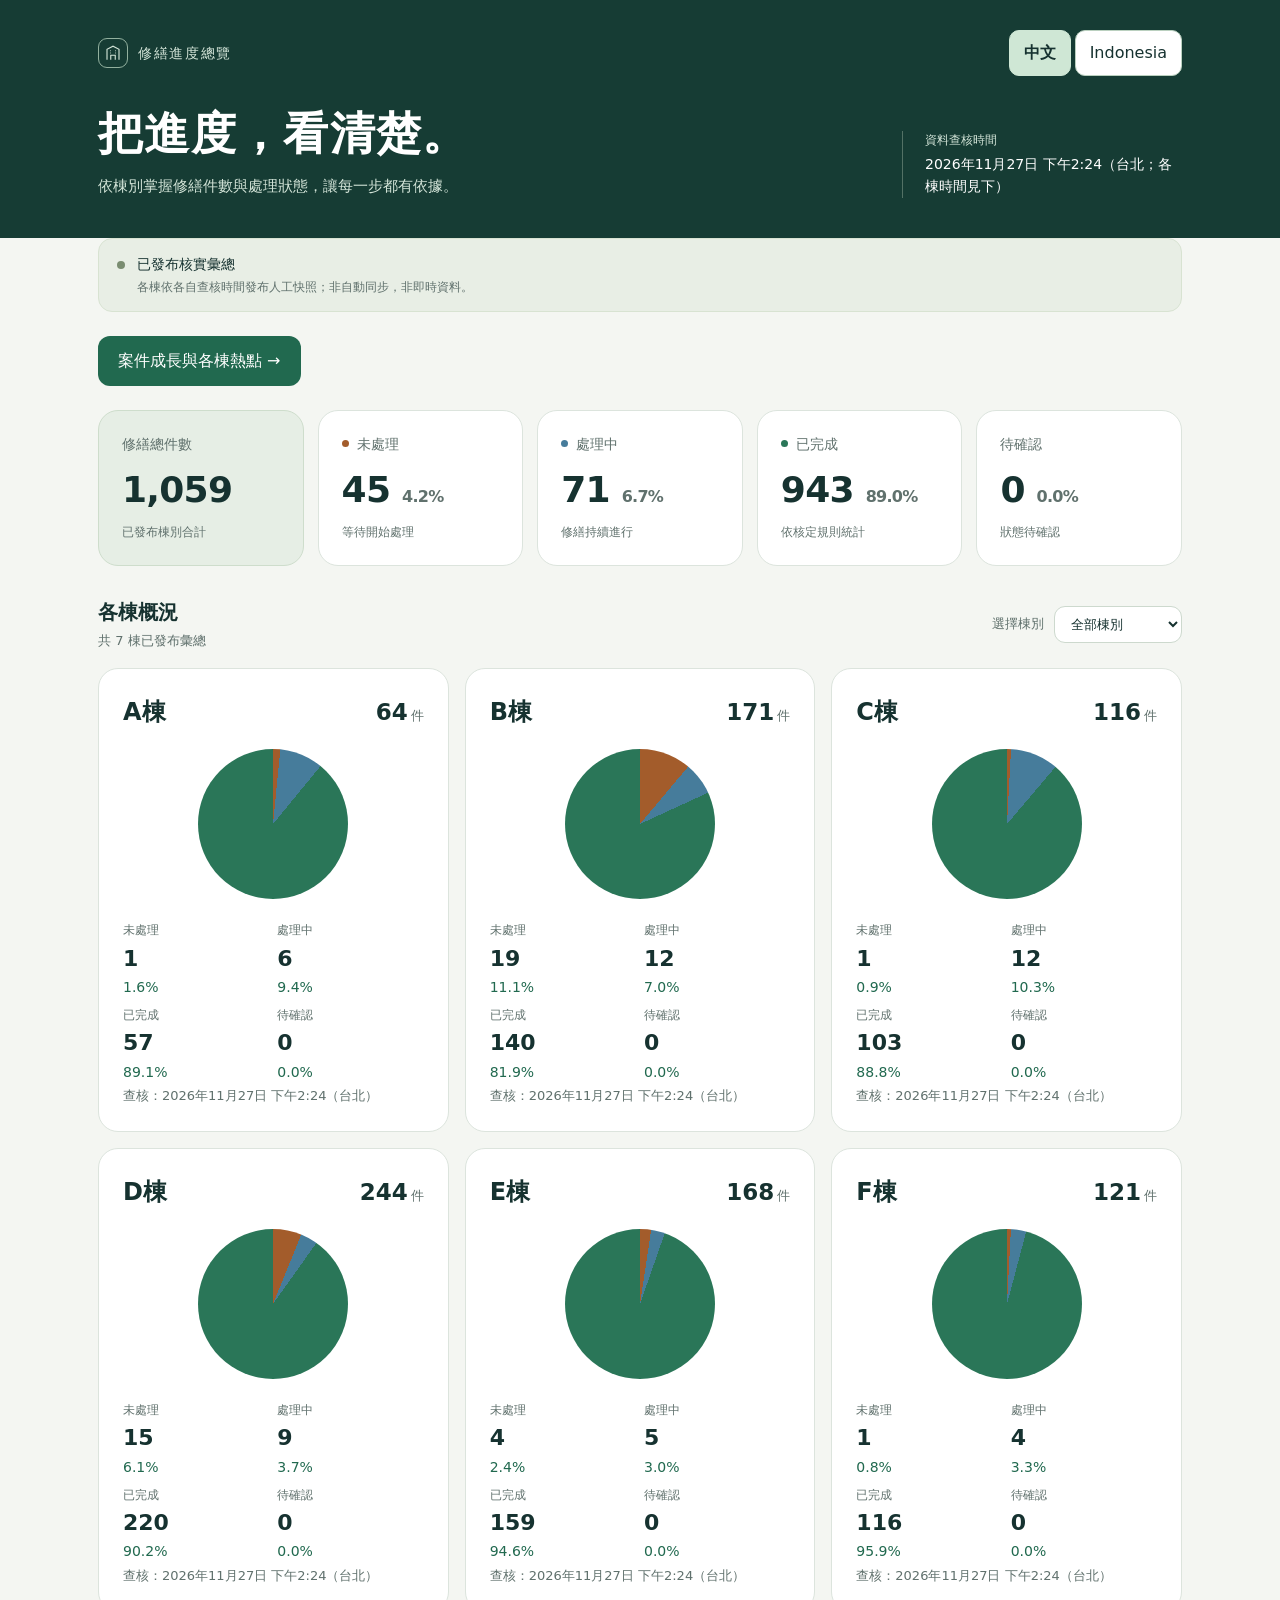
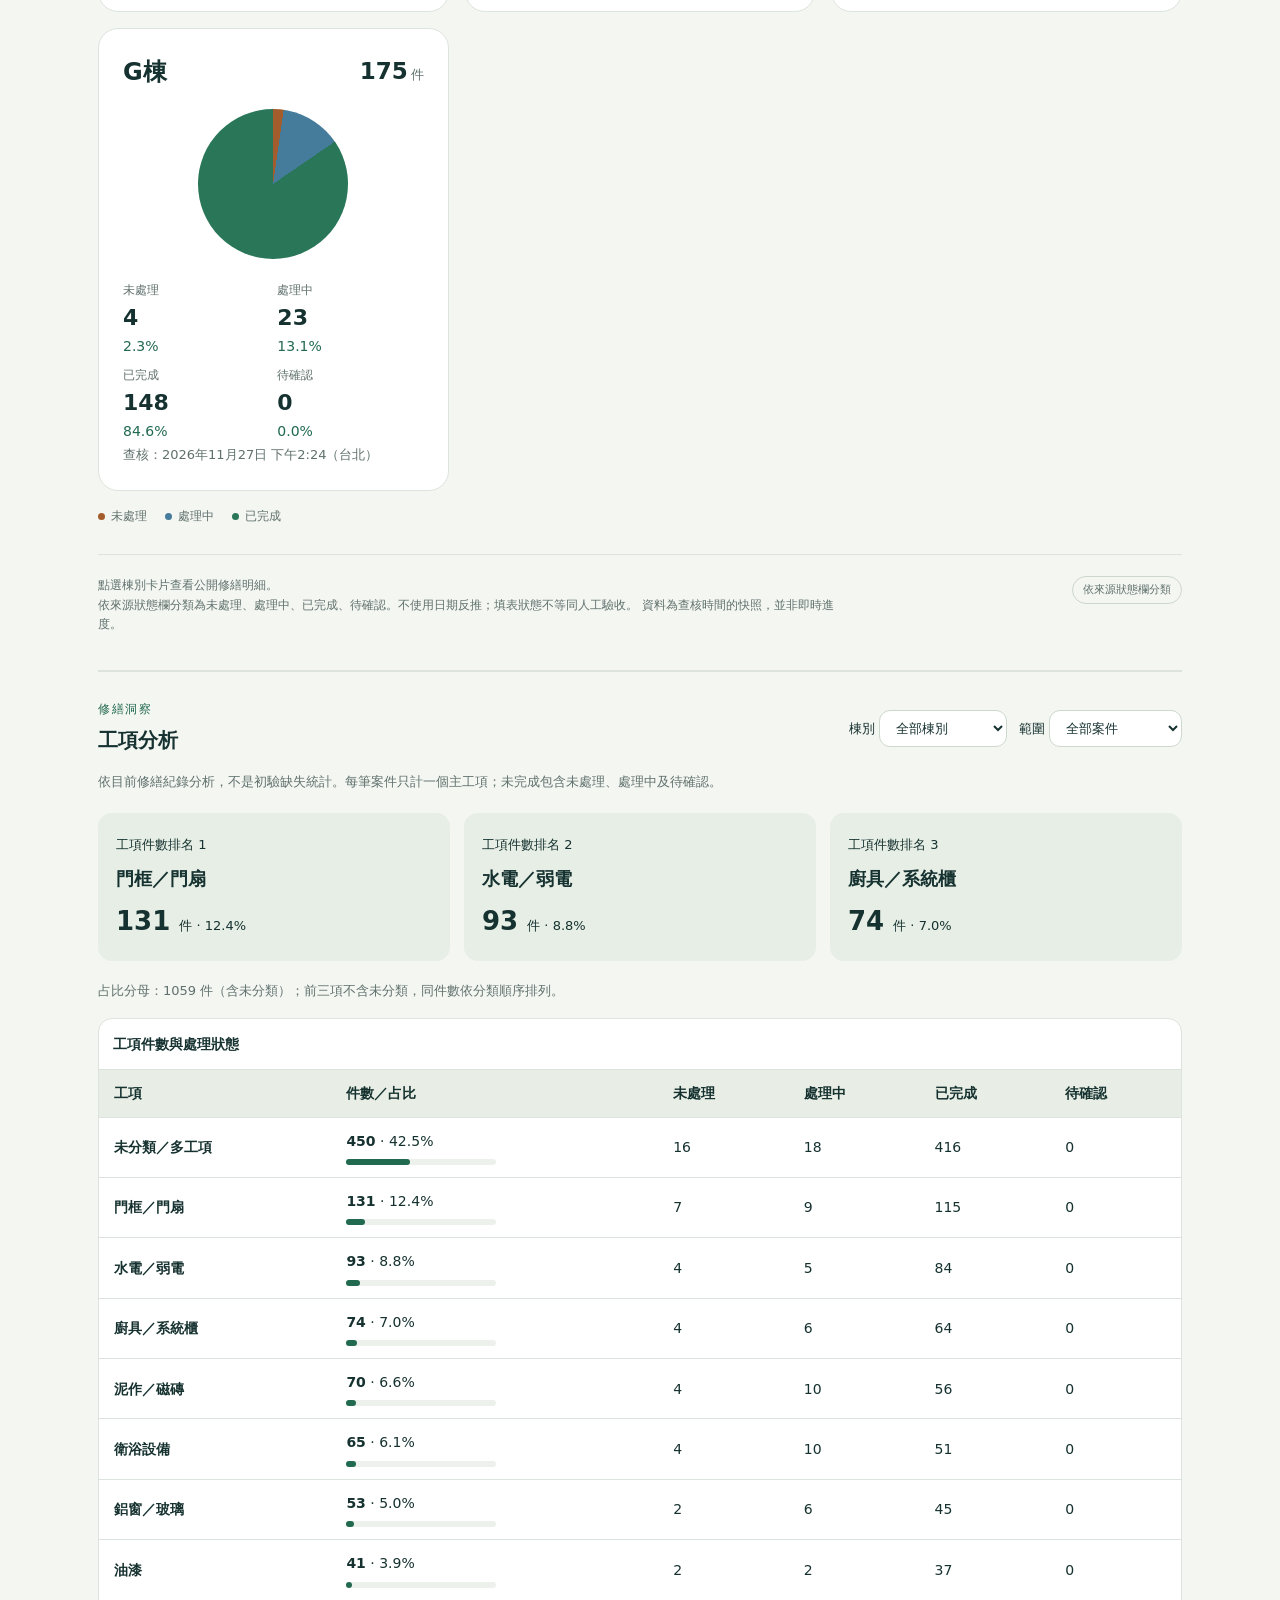
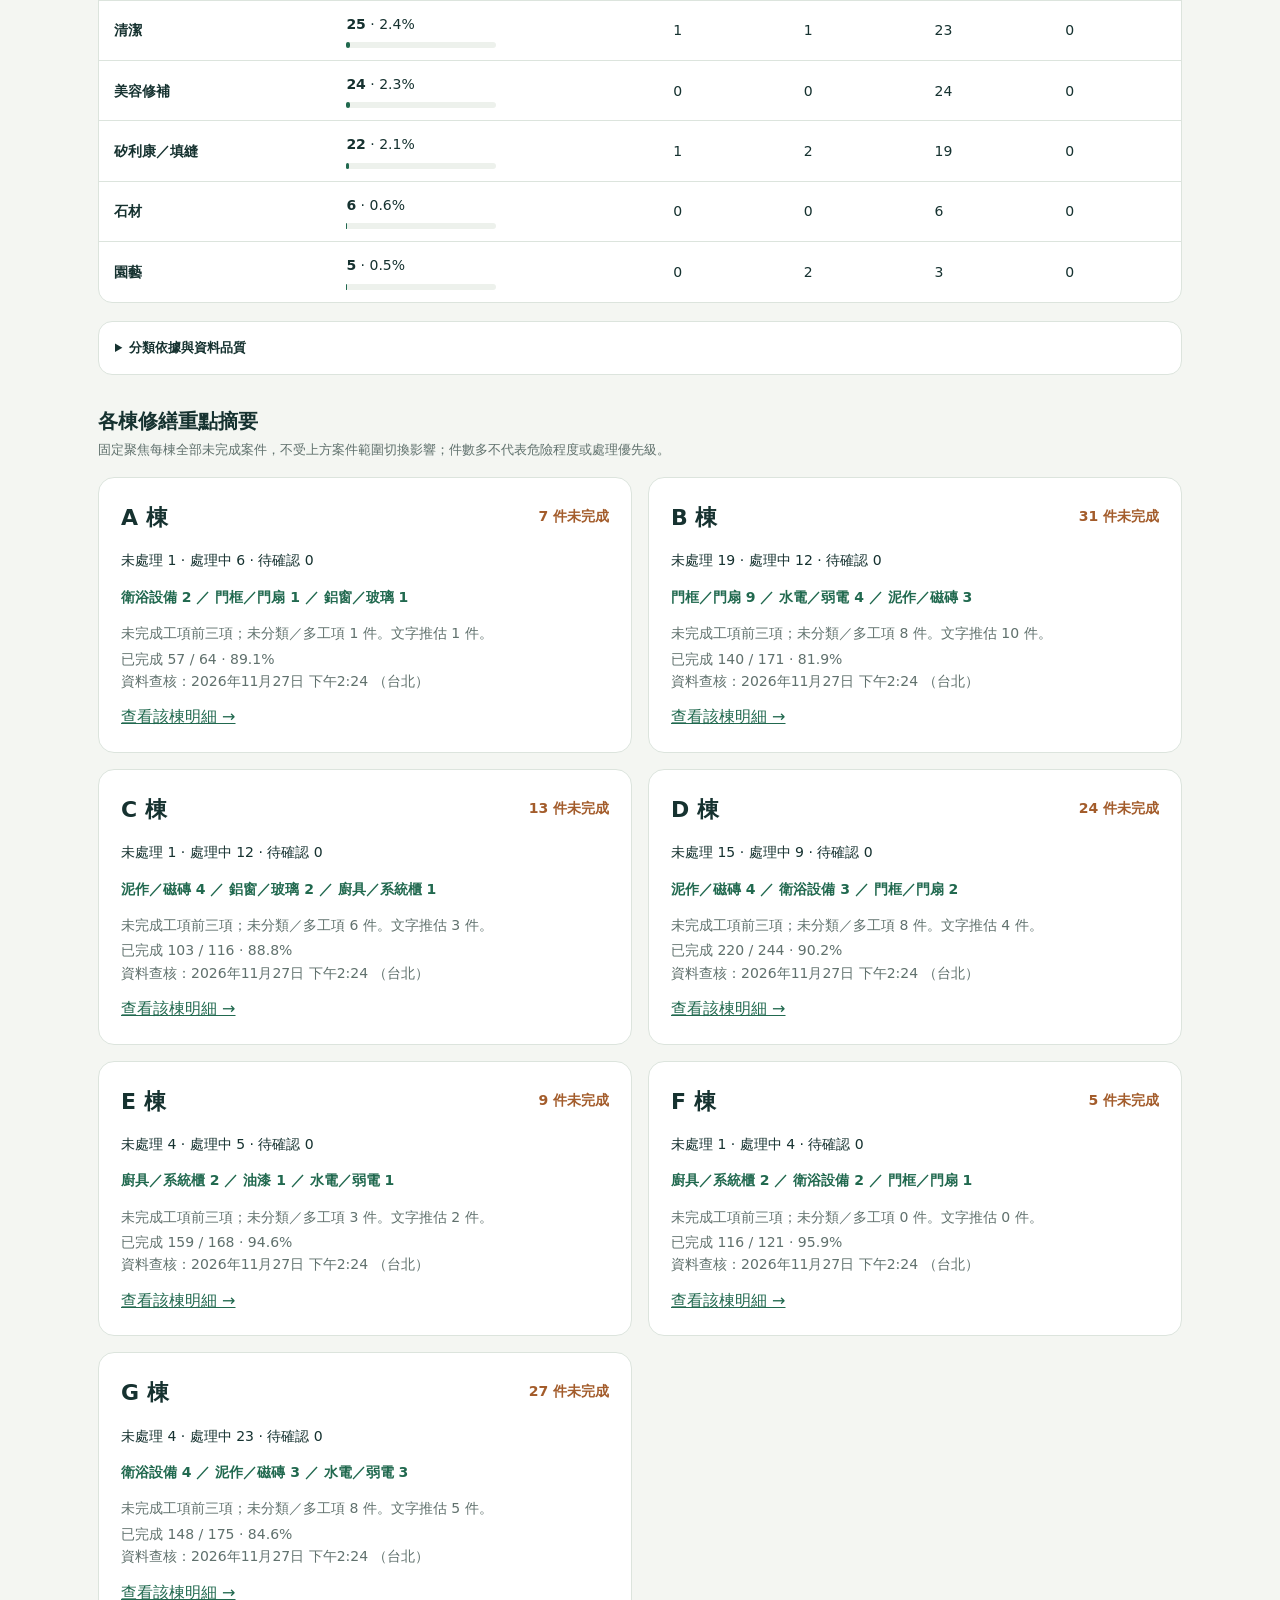
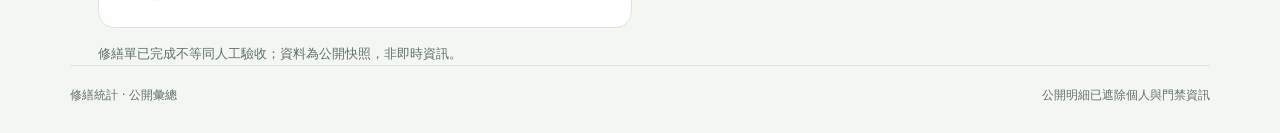
<file: index.html>
<!doctype html>
<html lang="zh-Hant">
<head>
<meta charset="utf-8"><meta name="viewport" content="width=device-width, initial-scale=1">
<meta name="description" content="各棟修繕件數與狀態統計，點選棟別查看公開修繕明細。">
<meta name="color-scheme" content="light"><meta name="referrer" content="no-referrer">
<meta http-equiv="Content-Security-Policy" content="default-src 'none'; connect-src 'self'; style-src 'unsafe-inline'; script-src 'self' 'unsafe-inline'; img-src data:; base-uri 'none'; form-action 'none'">
<title>修繕進度｜各棟統計</title>
<style>
:root{--ink:#163230;--muted:#60716d;--bg:#f4f6f2;--line:#dce4dd;--green:#21694f;--open:#a35c2b;--work:#467c9b;--done:#2a7658;--white:#fff;--radius:20px}
*{box-sizing:border-box}body{margin:0;background:var(--bg);color:var(--ink);font-family:system-ui,-apple-system,"Segoe UI","Microsoft JhengHei",sans-serif;line-height:1.6}button,select{font:inherit}a{color:inherit}.wrap{max-width:1140px;margin:auto;padding:0 28px}header{background:#163c34;color:#fff;padding:30px 0 40px}.brand{display:flex;align-items:center;gap:10px;font-size:14px;letter-spacing:.12em;color:#d3e4d8}.mark{display:grid;place-items:center;width:30px;height:30px;border:1px solid #92b09e;border-radius:9px}.header-grid{display:flex;justify-content:space-between;align-items:flex-end;gap:24px;margin-top:30px}h1{font-weight:650;font-size:clamp(30px,5vw,45px);line-height:1.25;letter-spacing:.03em;margin:0 0 12px}.intro{margin:0;color:#d3e4d8;font-size:15px}.stamp{min-width:195px;color:#d3e4d8;font-size:12px;border-left:1px solid #537165;padding-left:22px}.stamp strong{display:block;font-size:14px;color:#fff;font-weight:500;margin-top:3px}main{padding-top:26px;padding-bottom:42px}.notice{display:flex;gap:12px;align-items:flex-start;background:#e8eee5;border:1px solid #d8e3d2;border-radius:14px;padding:14px 18px;font-size:14px;margin-bottom:24px}.dot{flex:none;width:8px;height:8px;border-radius:50%;background:#7a8d71;margin-top:8px}.notice p{margin:0}.notice small{display:block;color:var(--muted);margin-top:3px}.metrics{display:grid;grid-template-columns:repeat(4,1fr);gap:14px;margin-bottom:30px}.metric{background:var(--white);border:1px solid var(--line);border-radius:var(--radius);padding:22px 23px}.metric .label{color:var(--muted);font-size:14px;display:flex;align-items:center;gap:8px}.swatch{width:7px;height:7px;border-radius:50%;display:inline-block}.metric .value{display:block;font-size:36px;line-height:1.3;font-weight:650;letter-spacing:-.02em;margin:12px 0 4px;font-variant-numeric:tabular-nums}.metric small{color:var(--muted);font-size:12px}.metric.total{background:#e6eee5;border-color:#ceddcc}.section-head{display:flex;justify-content:space-between;align-items:center;gap:18px;margin-bottom:16px}h2{font-size:20px;font-weight:650;margin:0}.sub{font-size:13px;color:var(--muted);margin:3px 0 0}.filters{display:flex;align-items:center;gap:10px;color:var(--muted);font-size:13px}select{border:1px solid #cdd9ce;border-radius:11px;background:#fff;color:var(--ink);padding:9px 34px 9px 12px;min-width:128px}select:disabled{opacity:.6}.empty{background:#fff;border:1px solid var(--line);border-radius:var(--radius);padding:58px 22px;text-align:center}.empty-icon{width:66px;height:66px;margin:0 auto 22px;background:#edf2ea;border-radius:21px;display:grid;place-items:center;color:#597c64}.empty h3{font-size:21px;margin:0 0 10px;font-weight:600}.empty p{color:var(--muted);font-size:14px;margin:0 auto;max-width:420px}.empty .badge{display:inline-flex;margin-top:24px;padding:5px 12px;border:1px solid var(--line);border-radius:99px;font-size:12px;color:#65735f}.buildings{display:grid;grid-template-columns:repeat(3,1fr);gap:16px}.building{background:#fff;border:1px solid var(--line);border-radius:var(--radius);padding:24px}.building-top{display:flex;align-items:center;justify-content:space-between;margin-bottom:24px}.building h3{margin:0;font-size:24px}.building-top span{font-size:13px;color:var(--muted)}.building-top strong{color:var(--ink);font-size:23px;font-weight:600;padding-right:3px;font-variant-numeric:tabular-nums}.bar{height:9px;border-radius:10px;display:flex;overflow:hidden;background:#edf1ec;margin-bottom:18px}.bar span{height:100%}.breakdown{display:grid;grid-template-columns:repeat(3,1fr);gap:8px}.breakdown span{display:block;color:var(--muted);font-size:12px}.breakdown strong{display:block;font-size:22px;font-weight:600;font-variant-numeric:tabular-nums}.legend{display:flex;gap:18px;flex-wrap:wrap;margin-top:16px;font-size:12px;color:var(--muted)}.legend i{margin-right:6px}.rules{display:flex;gap:18px;justify-content:space-between;align-items:flex-start;margin-top:28px;border-top:1px solid var(--line);padding-top:21px;color:var(--muted);font-size:12px}.rules p{margin:0;max-width:740px}.pill{flex:none;border:1px solid #ccd8cb;border-radius:99px;padding:4px 10px;font-size:11px;white-space:nowrap}.foot{border-top:1px solid var(--line);padding:20px 0 28px;color:var(--muted);font-size:12px;display:flex;justify-content:space-between;gap:20px}.foot p{margin:0}button:focus-visible,select:focus-visible{outline:3px solid #3f8d68;outline-offset:3px}[hidden]{display:none!important}.nojs{padding:14px;background:#fff1da;color:#633b0c}
@media(max-width:760px){.wrap{padding:0 20px}header{padding:24px 0 30px}.header-grid{display:block;margin-top:26px}.stamp{border-left:0;padding:18px 0 0;min-width:0}.stamp strong{display:inline;margin-left:8px}.metrics{grid-template-columns:repeat(2,1fr);gap:10px;margin-bottom:25px}.metric{padding:17px 18px;border-radius:16px}.metric .value{font-size:32px;margin-top:9px}.buildings{grid-template-columns:repeat(2,1fr)}.section-head{align-items:flex-start}.filters{flex-direction:column;align-items:flex-end;gap:3px}.empty{padding:45px 22px}.rules{display:block}.pill{display:inline-block;margin-top:12px}.foot{display:block}.foot p+p{margin-top:6px}}
@media(max-width:460px){.buildings{grid-template-columns:1fr}.intro{font-size:14px}.notice{font-size:13px}.metric .label{font-size:13px}.metric small{font-size:11px}.section-head{gap:10px}select{min-width:115px;padding-top:7px;padding-bottom:7px}.empty h3{font-size:19px}}
@media(prefers-reduced-motion:no-preference){.building{animation:appear .25s ease-out}@keyframes appear{from{opacity:0;transform:translateY(5px)}to{opacity:1;transform:none}}}
@media print{header{background:#fff;color:#163230}.intro,.brand,.stamp,.stamp strong{color:#163230}.filters{display:none}.metric,.building,.empty{break-inside:avoid}.wrap{max-width:none}.foot{padding-bottom:0}}
a.building{display:block;text-decoration:none}a.building:hover{border-color:var(--green)}a.building:focus-visible{outline:3px solid #3f8d68;outline-offset:3px}.breakdown{grid-template-columns:repeat(2,1fr)}
@media(min-width:761px){.metrics{grid-template-columns:repeat(5,1fr)}}
a.metric{display:block;text-decoration:none}a.metric:hover,a.building:hover{box-shadow:0 4px 16px #16323014}a.metric:focus-visible{outline:3px solid #3f8d68;outline-offset:3px}.header-top{display:flex;justify-content:space-between;align-items:center;gap:14px}.language-switch{display:flex;gap:4px;flex-wrap:wrap}.language-switch button{min-height:44px;padding:9px 14px;border:1px solid #bad0bf;border-radius:10px;background:white;color:#163230;cursor:pointer}.language-switch button[aria-pressed="true"]{background:#cfe7d5;border-color:#cfe7d5;font-weight:700}.pie{width:150px;height:150px;border-radius:50%;margin:0 auto 22px}.building-top{margin-bottom:18px}.metric .value{overflow-wrap:anywhere}.stamp{max-width:280px}.breakdown div{min-width:0}
@media(max-width:760px){.header-top{align-items:flex-start;flex-wrap:wrap}.building{padding:18px}.pie{width:125px;height:125px}.metric .label{line-height:1.4;min-height:2.8em}}
@media(max-width:460px){.metrics{gap:10px}.metric{padding:15px}.metric .label{font-size:12px}.metric small{overflow-wrap:anywhere}.pie{width:150px;height:150px}.building .breakdown{grid-template-columns:repeat(2,minmax(0,1fr))}}
.percentage{font-variant-numeric:tabular-nums;white-space:nowrap}.metric .percentage{font-size:16px}.breakdown .percentage{font-size:14px;color:var(--green)}

#work-analysis{margin-top:36px;border-top:2px solid var(--line);padding-top:28px}.wa-eyebrow{font-size:12px;letter-spacing:.14em;color:var(--green);margin:0 0 5px}.wa-controls{display:flex;gap:12px;flex-wrap:wrap}.wa-controls label{font-size:13px}.wa-top{display:grid;grid-template-columns:repeat(3,minmax(0,1fr));gap:14px;margin:20px 0}.wa-top>div{padding:18px;background:#e6eee5;border-radius:14px}.wa-top h3{font-size:18px;margin:8px 0}.wa-top strong{font-size:26px}.wa-top small{font-size:13px;font-weight:400}.wa-table{overflow-x:auto;margin-top:16px;border:1px solid var(--line);border-radius:14px;background:white}.wa-table table{border-collapse:collapse;width:100%;min-width:640px;text-align:left;font-size:14px}.wa-table caption{text-align:left;padding:14px;font-weight:650}.wa-table th,.wa-table td{padding:12px 15px;border-top:1px solid var(--line)}.wa-table thead{background:#e8eee5}.wa-bar{display:block;width:150px;background:#edf1ec;height:6px;border-radius:6px;margin-top:7px}.wa-bar i{display:block;height:100%;background:var(--green);border-radius:6px}.wa-method{margin:18px 0;padding:16px;background:#fff;border:1px solid var(--line);border-radius:14px;font-size:13px}.wa-method summary{cursor:pointer;font-weight:650}.wa-summary-heading{margin-top:30px}.wa-buildings{display:grid;grid-template-columns:repeat(2,minmax(0,1fr));gap:16px;margin-bottom:16px}.wa-buildings article{padding:22px;background:white;border:1px solid var(--line);border-radius:16px}.wa-buildings h3{margin:0 0 10px;font-size:22px}.wa-buildings h3 span{float:right;font-size:14px;color:var(--open);padding-top:5px}.wa-buildings p{font-size:14px}.wa-focus{font-weight:650;color:var(--green)}.wa-buildings a{display:inline-block;margin-top:12px;color:var(--green)}@media(max-width:760px){#work-analysis>.section-head{display:block}.wa-controls{margin-top:16px}.wa-top{grid-template-columns:1fr}.wa-buildings{grid-template-columns:1fr}.wa-buildings h3 span{float:none;display:block}}
</style>
<script src="./i18n.js"></script>
<script src="./repair-data.js"></script>
</head>
<body>
<header><div class="wrap"><div class="header-top"><div class="brand"><span class="mark" aria-hidden="true"><svg width="18" height="18" viewBox="0 0 24 24" fill="none" stroke="currentColor" stroke-width="1.5"><path d="M4 21V7l8-4 8 4v14M9 21v-6h6v6M8 9h1m6 0h1M8 12h1m6 0h1"/></svg></span>修繕進度總覽</div><div class="language-switch" data-no-i18n aria-label="Language"><button type="button" data-language="zh">中文</button><button type="button" data-language="id">Indonesia</button></div></div><div class="header-grid"><div><h1>把進度，看清楚。</h1><p class="intro">依棟別掌握修繕件數與處理狀態，讓每一步都有依據。</p></div><div class="stamp">資料查核時間<strong id="checked-at">尚未查核</strong></div></div></div></header>
<main class="wrap">
<noscript><p class="nojs">此頁需要 JavaScript 顯示彙總；目前未載入統計資料。</p></noscript>
<aside class="notice" role="status" aria-live="polite"><span class="dot" aria-hidden="true"></span><div><p id="notice-title">等待核實的彙總資料</p><small id="notice-detail">尚未發布件數；空白不代表零件。統計規則仍待核定。</small></div></aside>
<p style="margin-bottom:24px"><a href="./insights.html" style="display:inline-block;padding:12px 20px;background:#21694f;color:white;border-radius:12px;text-decoration:none">案件成長與各棟熱點 →</a></p><section class="metrics" aria-label="各棟合計"><a class="metric total" href="./details.html?view=all"><div class="label">修繕總件數</div><strong class="value" id="total">—</strong><small>已發布棟別合計</small></a><a class="metric" href="./details.html?view=all&amp;status=open"><div class="label"><i class="swatch" style="background:var(--open)" aria-hidden="true"></i>未處理</div><strong class="value" id="open">—</strong><small>等待開始處理</small></a><a class="metric" href="./details.html?view=all&amp;status=working"><div class="label"><i class="swatch" style="background:var(--work)" aria-hidden="true"></i>處理中</div><strong class="value" id="working">—</strong><small>修繕持續進行</small></a><a class="metric" href="./details.html?view=all&amp;status=completed"><div class="label"><i class="swatch" style="background:var(--done)" aria-hidden="true"></i>已完成</div><strong class="value" id="completed">—</strong><small>依核定規則統計</small></a><a class="metric" href="./details.html?view=all&amp;status=needs_review"><div class="label">待確認</div><strong class="value" id="needs_review">—</strong><small>狀態待確認</small></a></section>
<section aria-labelledby="buildings-heading"><div class="section-head"><div><h2 id="buildings-heading">各棟概況</h2><p class="sub" id="coverage">僅顯示已核實、獲准公開的棟別。</p></div><label class="filters">選擇棟別<select id="building-filter" disabled><option value="">全部棟別</option></select></label></div>
<div class="empty" id="empty"><div class="empty-icon" aria-hidden="true"><svg width="33" height="33" viewBox="0 0 32 32" fill="none" stroke="currentColor" stroke-width="1.5"><rect x="5" y="5" width="22" height="23" rx="3"/><path d="M11 3v5m10-5v5M5 12h22m-16 6h3m4 0h3m-10 5h3"/></svg></div><h3>資料確認後，進度就會在這裡。</h3><p>目前沒有已核實的統計可供發布。完成資料與狀態規則查核後，再更新各棟彙總。</p><span class="badge">尚無資料 · 不以示範數字代替</span></div>
<div id="buildings" class="buildings"></div><div class="legend" id="legend" hidden><span><i class="swatch" style="background:var(--open)"></i>未處理</span><span><i class="swatch" style="background:var(--work)"></i>處理中</span><span><i class="swatch" style="background:var(--done)"></i>已完成</span></div>
</section><div class="rules"><p>點選棟別卡片查看公開修繕明細。<br><span id="rules-text">狀態統計規則待核定；尚未使用日期推算狀態。</span> 資料為查核時間的快照，並非即時進度。</p><span class="pill" id="rule-state">統計規則待核定</span></div>
<section id="work-analysis" data-no-i18n aria-label="工項分析與各棟修繕重點"></section></main><footer class="wrap foot"><p>修繕統計 · 公開彙總</p><p>公開明細已遮除個人與門禁資訊</p></footer>

<script src="./work-analysis.js"></script>
<script>
'use strict';
(async()=>{
const $=id=>document.getElementById(id), format=new Intl.NumberFormat('zh-TW');
const keys=(o,allowed)=>o&&typeof o==='object'&&!Array.isArray(o)&&Object.keys(o).every(k=>allowed.includes(k))&&allowed.every(k=>Object.hasOwn(o,k));
const validTime=v=>typeof v==='string'&&/^\d{4}-\d{2}-\d{2}T\d{2}:\d{2}:\d{2}(?:Z|[+-]\d{2}:\d{2})$/.test(v)&&Number.isFinite(Date.parse(v));
let data;
try{const response=await fetch('./repair_public_data.json',{cache:'no-store'});if(!response.ok)throw Error();const publicData=RepairData.normalize(await response.json());
 window.workAnalysisData=publicData;
 if(!keys(publicData,['aggregates','details','verifiedAt'])||!keys(publicData.aggregates,[...'ABCDEFG'])||!validTime(publicData.verifiedAt))throw Error();
 data={schemaVersion:'1.1',statusRule:'approved_explicit',buildings:Object.entries(publicData.aggregates).map(([letter,a])=>({building:letter+'棟',...a,verifiedAt:publicData.details[letter].verifiedAt||publicData.verifiedAt}))};
 if(!keys(data,['schemaVersion','statusRule','buildings'])||data.schemaVersion!=='1.1'||!Array.isArray(data.buildings)||data.buildings.length>100)throw Error();
 if(!['pending','approved_explicit','approved_dates'].includes(data.statusRule))throw Error();
 const names=new Set();
 for(const b of data.buildings){if(!keys(b,['building','total','open','working','completed','needs_review','verifiedAt'])||!validTime(b.verifiedAt)||typeof b.building!=='string'||!/^([A-Za-z0-9]{1,4}|[一二三四五六七八九十]{1,3})棟$/.test(b.building)||names.has(b.building))throw Error();names.add(b.building);
  if(['total','open','working','completed','needs_review'].some(k=>!Number.isSafeInteger(b[k])||b[k]<0||b[k]>10000000)||b.total!==b.open+b.working+b.completed+b.needs_review)throw Error();}
 if(data.statusRule==='pending'||!data.buildings.length)return;
}catch{ $('notice-title').textContent='資料暫時無法顯示';$('notice-detail').textContent='彙總格式需重新查核；目前不顯示統計數字。';return; }
const rows=[...data.buildings].sort((a,b)=>a.building.localeCompare(b.building,'zh-Hant',{numeric:true}));
const sums=rows.reduce((s,b)=>{for(const k of ['total','open','working','completed','needs_review'])s[k]+=b[k];return s;},{total:0,open:0,working:0,completed:0,needs_review:0});
for(const k of Object.keys(sums)){$(k).textContent=format.format(sums[k]);if(k!=='total'){const percent=document.createElement('small');percent.className='percentage';percent.textContent=RepairData.percent(sums[k],sums.total);$(k).append(document.createTextNode(' '),percent);}}
const dateFormat=new Intl.DateTimeFormat('zh-TW',{dateStyle:'medium',timeStyle:'short',timeZone:'Asia/Taipei'});
const times=[...new Set(rows.map(b=>b.verifiedAt))].sort((a,b)=>Date.parse(a)-Date.parse(b));
$('checked-at').textContent=(times.length===1?dateFormat.format(new Date(times[0])):dateFormat.format(new Date(times[0]))+' 至 '+dateFormat.format(new Date(times.at(-1))))+'（台北；各棟時間見下）';
$('notice-title').textContent='已發布核實彙總';$('notice-detail').textContent='各棟依各自查核時間發布人工快照；非自動同步，非即時資料。';
if(RepairData.mismatches.length){$('notice-title').textContent='彙總與明細不一致';$('notice-detail').textContent='彙總與明細不一致，已依逐筆狀態重算；資料查核時間需重新確認。';$('checked-at').textContent='待重新查核';}
$('coverage').textContent=`共 ${rows.length} 棟已發布彙總`;$('empty').hidden=true;$('legend').hidden=false;$('building-filter').disabled=false;
$('rule-state').textContent='依來源狀態欄分類';$('rules-text').textContent='依來源狀態欄分類為未處理、處理中、已完成、待確認。不使用日期反推；填表狀態不等同人工驗收。';
for(const b of rows){const option=document.createElement('option');option.value=b.building;option.textContent=b.building;$('building-filter').append(option);}
function render(selected){$('buildings').replaceChildren();for(const b of rows.filter(b=>!selected||b.building===selected)){
 const card=document.createElement('a');card.className='building';card.href='./details.html?building='+encodeURIComponent(b.building.slice(0,-1));card.setAttribute('aria-label',b.building+' 修繕明細');
 const top=document.createElement('div');top.className='building-top';const title=document.createElement('h3');title.textContent=b.building;const amount=document.createElement('span'),n=document.createElement('strong');n.textContent=format.format(b.total);amount.append(n,document.createTextNode('件'));top.append(title,amount);
 const bar=document.createElement('div');bar.className='pie';bar.setAttribute('aria-hidden','true');const details=document.createElement('div');details.className='breakdown';
 for(const [k,label,color]of [['open','未處理','var(--open)'],['working','處理中','var(--work)'],['completed','已完成','var(--done)'],['needs_review','待確認','#777']]){const seg=document.createElement('span');seg.style.width=(b.total?100*b[k]/b.total:0)+'%';seg.style.background=color;const cell=document.createElement('div'),caption=document.createElement('span'),value=document.createElement('strong');caption.textContent=label;value.textContent=format.format(b[k]);const percent=document.createElement('span');percent.className='percentage';percent.textContent=RepairData.percent(b[k],b.total);cell.append(caption,value,percent);details.append(cell);}
 let start=0;const segments=[['open','var(--open)'],['working','var(--work)'],['completed','var(--done)'],['needs_review','#777']].map(([key,color])=>{const end=start+(b.total?b[key]/b.total*100:0),segment=color+' '+start+'% '+end+'%';start=end;return segment;});bar.style.background=b.total?'conic-gradient('+segments.join(',')+')':'#edf1ec';
 const checked=nodeTime(b.verifiedAt);if(RepairData.mismatches.length)checked.textContent='待重新查核';card.append(top,bar,details,checked);$('buildings').append(card);}}
function nodeTime(value){const p=document.createElement('p');p.className='sub';p.textContent='查核：'+dateFormat.format(new Date(value))+'（台北）';return p;}
$('building-filter').addEventListener('change',e=>render(e.target.value));render('');
WorkAnalysis.mount(window.workAnalysisData);
})();
</script>
</body></html>
</file>
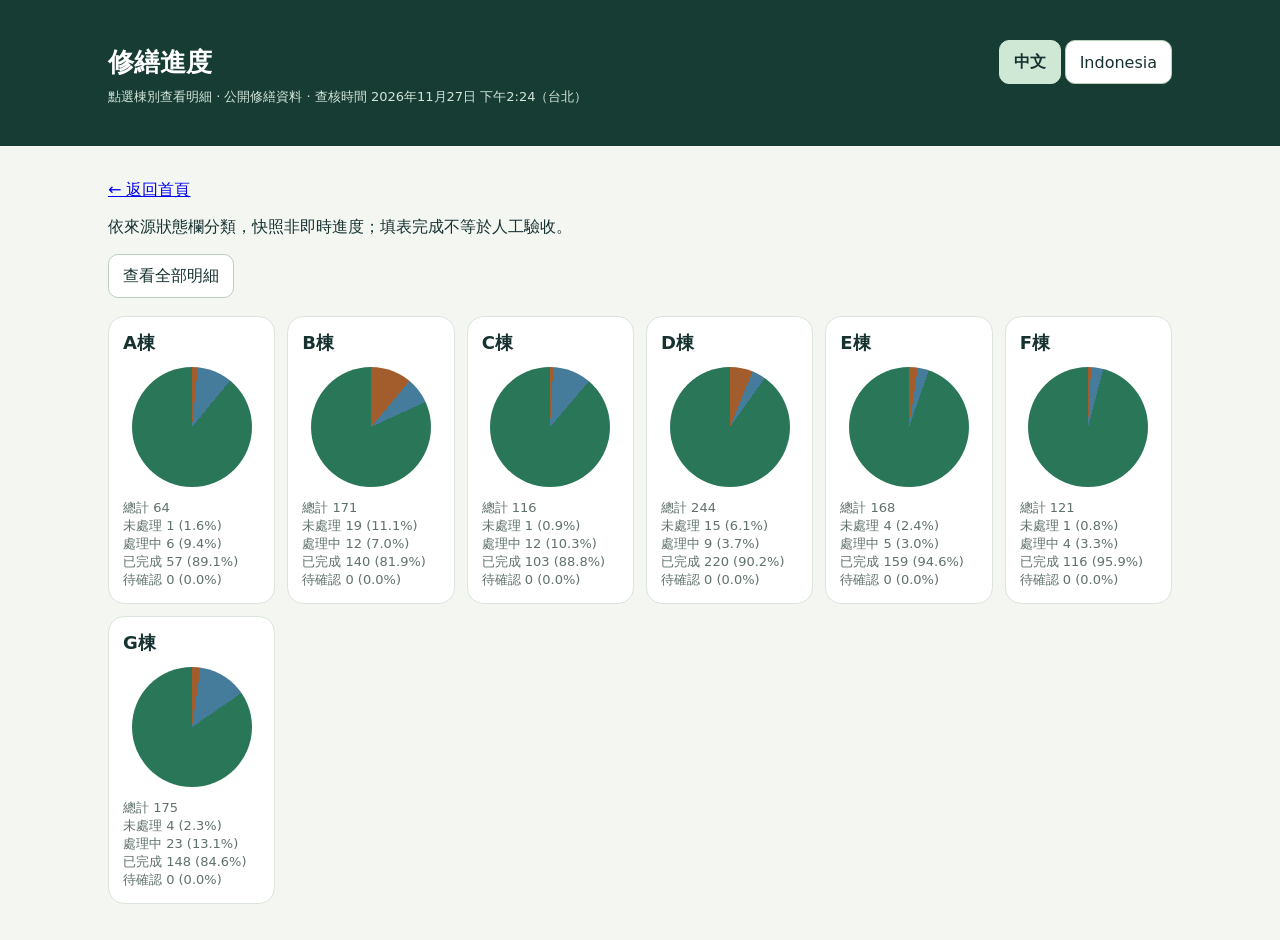
<file: details.html>
<!doctype html>
<html lang="zh-Hant">
<head>
<meta charset="utf-8">
<meta name="viewport" content="width=device-width, initial-scale=1">
<meta name="referrer" content="no-referrer">
<meta http-equiv="Content-Security-Policy" content="default-src 'none'; connect-src 'self'; style-src 'unsafe-inline'; script-src 'self' 'unsafe-inline'; base-uri 'none'; form-action 'none'">
<title>修繕進度 · 總覽與明細</title>
<style>
:root{--ink:#163230;--muted:#60716d;--bg:#f4f6f2;--line:#dce4dd;--green:#21694f;--open:#a35c2b;--work:#467c9b;--done:#2a7658;--white:#fff;--radius:16px}
*{box-sizing:border-box}body{margin:0;background:var(--bg);color:var(--ink);font-family:system-ui,-apple-system,"Segoe UI","Microsoft JhengHei",sans-serif}
.wrap{max-width:1100px;margin:auto;padding:18px}
header{background:#163c34;color:#fff;padding:22px 0}
h1{margin:0;font-size:26px}
.sub{color:#d3e4d8;font-size:13px;margin-top:4px}
.grid{display:grid;grid-template-columns:repeat(auto-fill,minmax(150px,1fr));gap:12px;margin:18px 0}
.card{background:#fff;border:1px solid var(--line);border-radius:var(--radius);padding:14px;cursor:pointer;transition:.15s}
.card:hover{transform:translateY(-2px);box-shadow:0 4px 12px rgba(0,0,0,.06)}
.card h2{margin:0 0 8px;font-size:18px}
.nums{font-size:13px;color:var(--muted)}
.nums strong{color:var(--ink)}
.view{display:none;margin-top:10px}
.view.active{display:block}
.filters{display:flex;gap:10px;margin:12px 0;flex-wrap:wrap}
select,input{border:1px solid #cdd9ce;border-radius:10px;padding:7px 10px}
.table-wrap{background:#fff;border:1px solid var(--line);border-radius:var(--radius);overflow:auto;max-height:70vh}
table{width:100%;border-collapse:collapse;font-size:13px}
th,td{padding:10px 12px;text-align:left;border-bottom:1px solid var(--line)}
th{background:#f0f4ef;position:sticky;top:0}
.status{display:inline-block;padding:2px 8px;border-radius:99px;font-size:11px}
.status.open{background:#fde8d8;color:var(--open)}
.status.working{background:#e3f0f7;color:var(--work)}
.status.done{background:#e0f0e8;color:var(--done)}
.status.review{background:#eee;color:#666}
.back{background:none;border:none;color:var(--green);font-size:14px;cursor:pointer;margin-bottom:8px}
a.card{display:block;color:inherit;text-decoration:none}.nums,td{white-space:pre-wrap;overflow-wrap:anywhere}a:focus-visible,input:focus-visible,select:focus-visible,button:focus-visible{outline:3px solid #3f8d68;outline-offset:3px}
button,input,select{font:inherit}button,a,input,select{-webkit-tap-highlight-color:transparent}.header-top{display:flex;align-items:center;justify-content:space-between;gap:16px}.language-switch{display:flex;gap:4px;flex-wrap:wrap}.language-switch button,.action{min-height:44px;padding:9px 14px;border:1px solid #bad0bf;border-radius:10px;background:white;color:#163230;cursor:pointer}.language-switch button[aria-pressed="true"]{background:#cfe7d5;border-color:#cfe7d5;font-weight:700}.filters{display:grid;grid-template-columns:repeat(4,minmax(0,1fr));align-items:end;gap:12px}.filters label{display:grid;gap:5px;font-size:13px;color:var(--muted)}select,input{width:100%;min-width:0;min-height:44px;background:#fff;color:var(--ink)}.search-label{grid-column:span 3}.translation-note{color:var(--muted);font-size:12px}table{min-width:980px}th:nth-child(4){min-width:250px}th:nth-child(8){min-width:210px}.empty-row{text-align:center}.pie{height:120px;width:120px;border-radius:50%;margin:12px auto;flex:none}.card .nums{white-space:pre-line}
@media(max-width:760px){.wrap{padding:16px}header .wrap{padding-top:4px;padding-bottom:4px}h1{font-size:23px}.header-top{align-items:flex-start;flex-wrap:wrap}.filters{grid-template-columns:repeat(2,minmax(0,1fr));gap:10px}.search-label{grid-column:1/-1}.filters .action{grid-column:1/-1}.table-wrap{background:transparent;border:0;overflow:visible;max-height:none}table,tbody{display:block;width:100%;min-width:0}thead{position:absolute;width:1px;height:1px;overflow:hidden;clip-path:inset(50%)}tr{display:block;border:1px solid var(--line);border-radius:14px;background:#fff;padding:8px 14px;margin:0 0 14px}td{display:grid;grid-template-columns:minmax(86px,30%) minmax(0,1fr);gap:10px;padding:9px 0;border:0;border-bottom:1px solid #edf1ec;font-size:14px;line-height:1.6;white-space:normal}td::before{content:attr(data-label);font-size:12px;color:var(--muted)}td:last-child{border-bottom:0}td .cell-value{white-space:pre-wrap;overflow-wrap:anywhere;min-width:0}.status{justify-self:start;align-self:start;font-size:12px}.empty-row{display:block}.empty-row::before{display:none}.grid{grid-template-columns:repeat(2,minmax(0,1fr));gap:10px}.card{padding:12px}.card h2{font-size:18px}.pie{width:100px;height:100px}.nums{font-size:12px}}
.status-summary{display:flex;flex-wrap:wrap;gap:8px 20px;margin:10px 0 18px;color:var(--muted);font-size:14px;font-variant-numeric:tabular-nums}.status-summary span{white-space:nowrap}
</style>
<script src="./i18n.js"></script>
<script src="./repair-data.js"></script>
</head>
<body>
<header><div class="wrap">
  <div class="header-top"><h1>修繕進度</h1><div class="language-switch" data-no-i18n aria-label="Language"><button type="button" data-language="zh">中文</button><button type="button" data-language="id">Indonesia</button></div></div>
  <div class="sub">點選棟別查看明細 · 公開修繕資料 · 查核時間 <span id="vt"></span></div>
</div></header>
<div class="wrap">
  <p><a href="./index.html">← 返回首頁</a></p>
  <p id="load-state" role="status">正在載入修繕資料…</p>
  <div id="overview" class="view active">
    <p><button id="show-all" class="action">查看全部明細</button></p><div class="grid" id="cards"></div>
  </div>
  <div id="details" class="view">
    <button class="back" onclick="showOverview()">← 返回總覽</button>
    <h2 id="detail-title"></h2>
    <div id="status-summary" class="status-summary" data-no-i18n></div>
    <div class="filters">
      <label>棟別<select id="buildingFilter" aria-label="篩選棟別"><option value="">全部棟別</option></select></label>
      <label>樓層<select id="floorFilter" aria-label="篩選樓層"><option value="">全部樓層</option></select></label>
      <label>工種<select id="tradeFilter" aria-label="篩選工種"><option value="">全部工種</option></select></label>
      <label>狀態<select id="statusFilter" aria-label="篩選狀態"><option value="">全部狀態</option><option value="未處理">未處理</option><option value="處理中">處理中</option><option value="已完成">已完成</option><option value="待確認">待確認</option></select></label>
      <label class="search-label">搜尋<input id="search" aria-label="搜尋修繕明細" type="search" placeholder="搜尋戶號、案件、樓層、修繕內容或備註"></label>
      <button id="clear-filters" class="action">清除篩選</button>
    </div>
    <p class="translation-note">中印翻譯供閱讀參考，修繕判定請核對中文原文。</p><p id="translation-state" role="status"></p>
    <p id="result-count" role="status"></p>
    <div class="table-wrap"><table id="table"><thead><tr><th>棟別／戶號</th><th>案件編號</th><th>樓層</th><th>缺失內容</th><th>工種</th><th>狀態</th><th>完成日期</th><th>備註</th></tr></thead><tbody></tbody></table></div>
  </div>
</div>

<script>
'use strict';
let DATA, TRANSLATIONS, allRecords=[], currentRecords=[];
const letters=[...'ABCDEFG'], fields=['caseId','floor','description','trade','status','completeDate','note'];
const columns=['building',...fields], labels=['棟別／戶號','案件編號','樓層','缺失內容','工種','狀態','完成日期','備註'];
const statusKeys={'未處理':'open','處理中':'working','已完成':'completed','待確認':'needs_review'};
const $=id=>document.getElementById(id), t=text=>I18N.t(text);
function validate(data){return RepairData.normalize(data);}

function translated(field,value){return I18N.lang==='id'&&TRANSLATIONS&&Object.hasOwn(TRANSLATIONS[field],value)?TRANSLATIONS[field][value]:value;}
function updateVerifiedTime(letter=''){if(!DATA)return;if(RepairData.mismatches.length){$('vt').textContent=t('待重新查核');return;}const format=new Intl.DateTimeFormat('zh-TW',{dateStyle:'medium',timeStyle:'short',timeZone:'Asia/Taipei'}),times=[...new Set((letter?[letter]:letters).map(key=>DATA.details[key].verifiedAt||DATA.verifiedAt))].sort((a,b)=>Date.parse(a)-Date.parse(b));$('vt').textContent=times.map(value=>format.format(new Date(value))).filter((value,index,all)=>index===0||index===all.length-1).join(' 至 ')+'（台北）';}
function showOverview(){updateVerifiedTime(); $('overview').classList.add('active');$('details').classList.remove('active');history.replaceState(null,'',location.pathname); }
function updateURL(){const params=new URLSearchParams();if($('buildingFilter').value)params.set('building',$('buildingFilter').value);if($('statusFilter').value)params.set('status',statusKeys[$('statusFilter').value]);if(!params.size)params.set('view','all');history.replaceState(null,'',location.pathname+'?'+params);}
function optionList(id,values,empty){const select=$(id),previous=select.value;select.replaceChildren();for(const value of ['',...values]){const option=document.createElement('option');option.value=value;option.textContent=value?(value==='__blank'?'未指定工種':id==='tradeFilter'?translated('trade',value):value):empty;select.append(option);}select.value=values.includes(previous)?previous:'';}
function refreshOptions(){const letter=$('buildingFilter').value,subset=allRecords.filter(r=>!letter||r.building===letter+'棟');optionList('floorFilter',[...new Set(subset.map(r=>r.floor))].filter(Boolean).sort((a,b)=>a.localeCompare(b,undefined,{numeric:true})),'全部樓層');optionList('tradeFilter',[...new Set(subset.map(r=>r.trade||'__blank'))].sort(),'全部工種');}
function showDetails(letter='',status=''){
 if(!DATA)return;$('buildingFilter').value=letters.includes(letter)?letter:'';
 for(const id of ['floorFilter','tradeFilter','statusFilter','search'])$(id).value='';
 if(Object.hasOwn(statusKeys,status))$('statusFilter').value=status;
 refreshOptions();$('overview').classList.remove('active');$('details').classList.add('active');updateURL();renderTable();
}
function statusClass(s){return {'未處理':'open','處理中':'working','已完成':'done','待確認':'review'}[s];}
function renderTable(){
 if(!DATA)return;updateVerifiedTime($('buildingFilter').value);const letter=$('buildingFilter').value,status=$('statusFilter').value,floor=$('floorFilter').value,trade=$('tradeFilter').value,q=$('search').value.trim().toLocaleLowerCase(),unitQuery=q.replace(/[－—\s-]/g,'');
 const base=allRecords.filter(r=>!letter||r.building===letter+'棟');
 currentRecords=base.filter(r=>(!status||r.status===status)&&(!floor||r.floor===floor)&&(!trade||r.trade===(trade==='__blank'?'':trade))&&(!q||(unitQuery&&r.unit&&(r.unit+r.floor).toLocaleLowerCase().includes(unitQuery))||columns.some(k=>r[k].toLocaleLowerCase().includes(q))||['description','note','trade'].some(k=>(TRANSLATIONS?.[k]?.[r[k]]||'').toLocaleLowerCase().includes(q))||t(r.building).toLocaleLowerCase().includes(q)||t(r.status).toLocaleLowerCase().includes(q)));
 $('detail-title').textContent=t(letter?letter+'棟 修繕明細':'全部明細');
 const summary=$('status-summary');summary.replaceChildren();for(const label of Object.keys(statusKeys)){const count=base.filter(r=>r.status===label).length,item=document.createElement('span');item.textContent=t(label)+' '+count+' ('+RepairData.percent(count,base.length)+')';summary.append(item);}
 const body=document.querySelector('#table tbody');body.replaceChildren();
 for(const r of currentRecords){const tr=document.createElement('tr');
  columns.forEach((key,index)=>{const td=document.createElement('td');td.dataset.label=t(labels[index]);td.dataset.noI18n='';const value=document.createElement('span');value.className='cell-value';
   if(key==='status'){value.className+=' status '+statusClass(r.status);value.textContent=t(r.status);}
   else if(['description','note','trade'].includes(key))value.textContent=translated(key,r[key])||'—';
   else value.textContent=key==='building'?(r.unit?r.unit+'－'+r.floor:t('未提供戶號')+'（'+r.floor+'）'):r[key]||'—';td.append(value);tr.append(td);});body.append(tr);
 }
 if(!currentRecords.length){const tr=document.createElement('tr'),td=document.createElement('td');td.colSpan=8;td.className='empty-row';td.textContent=t('無符合資料');tr.append(td);body.append(tr);}
 $('result-count').textContent=t('顯示 '+currentRecords.length+' / '+base.length+' 筆');I18N.apply();
}
for(const id of ['floorFilter','tradeFilter','statusFilter'])$(id).addEventListener('change',()=>{updateURL();renderTable();});
$('buildingFilter').addEventListener('change',()=>{refreshOptions();updateURL();renderTable();});
$('search').addEventListener('input',()=>renderTable());$('clear-filters').addEventListener('click',()=>showDetails());$('show-all').addEventListener('click',()=>showDetails());
window.addEventListener('repairlanguagechange',()=>{if(DATA){refreshOptions();renderTable();}});
(async()=>{
 try{
  const response=await fetch('./repair_public_data.json',{cache:'no-store'});if(!response.ok)throw Error();DATA=validate(await response.json());
  allRecords=letters.flatMap(letter=>DATA.details[letter].records.map(r=>({...r,building:letter+'棟'})));
  try{const translationResponse=await fetch('./repair_id.json',{cache:'no-store'});if(!translationResponse.ok)throw Error();const tr=await translationResponse.json();if(!['description','note','trade'].every(field=>tr[field]&&allRecords.every(r=>typeof tr[field][r[field]]==='string')))throw Error();TRANSLATIONS=tr;}
  catch{I18N.set('zh');$('translation-state').textContent='印尼文翻譯暫時無法載入，請重新整理；目前保留中文。';document.querySelector('[data-language="id"]').disabled=true;}
  updateVerifiedTime();
  for(const letter of letters){const a=DATA.aggregates[letter],card=document.createElement('a');card.className='card';card.href='?building='+letter;const title=document.createElement('h2');title.textContent=letter+'棟';const pie=document.createElement('div');pie.className='pie';pie.setAttribute('aria-hidden','true');let start=0;const segments=[['open','#a35c2b'],['working','#467c9b'],['completed','#2a7658'],['needs_review','#777']].map(([key,color])=>{const end=start+(a.total?a[key]/a.total*100:0),segment=color+' '+start+'% '+end+'%';start=end;return segment;});pie.style.background=a.total?'conic-gradient('+segments.join(',')+')':'#edf1ec';const nums=document.createElement('div');nums.className='nums';for(const [key,label]of [['total','總計'],['open','未處理'],['working','處理中'],['completed','已完成'],['needs_review','待確認']]){const line=document.createElement('div'),name=document.createElement('span');name.textContent=label;line.append(name,document.createTextNode(' '+a[key]+(key==='total'?'':' ('+RepairData.percent(a[key],a.total)+')')));nums.append(line);}card.append(title,pie,nums);card.addEventListener('click',e=>{if(!e.ctrlKey&&!e.metaKey&&!e.shiftKey&&e.button===0){e.preventDefault();showDetails(letter);}});$('cards').append(card);
   const option=document.createElement('option');option.value=letter;option.textContent=letter+'棟';$('buildingFilter').append(option);
  }
  $('load-state').textContent=RepairData.mismatches.length?'彙總與明細不一致，已依逐筆狀態重算；資料查核時間需重新確認。':'依來源狀態欄分類，快照非即時進度；填表完成不等於人工驗收。';if(RepairData.mismatches.length)$('vt').textContent='待重新查核';
  const params=new URLSearchParams(location.search),letter=params.get('building')||'',status=Object.keys(statusKeys).find(key=>statusKeys[key]===params.get('status'))||'';
  if(params.has('building')||params.has('status')||params.get('view')==='all')showDetails(letter,status);I18N.apply();
 }catch{ $('load-state').textContent=DATA?'印尼文翻譯暫時無法載入，請重新整理；目前保留中文。':'資料載入失敗或格式不符，請稍後重新整理。';$('cards').replaceChildren();I18N.apply();}
})();
</script>
</body>
</html>
</file>
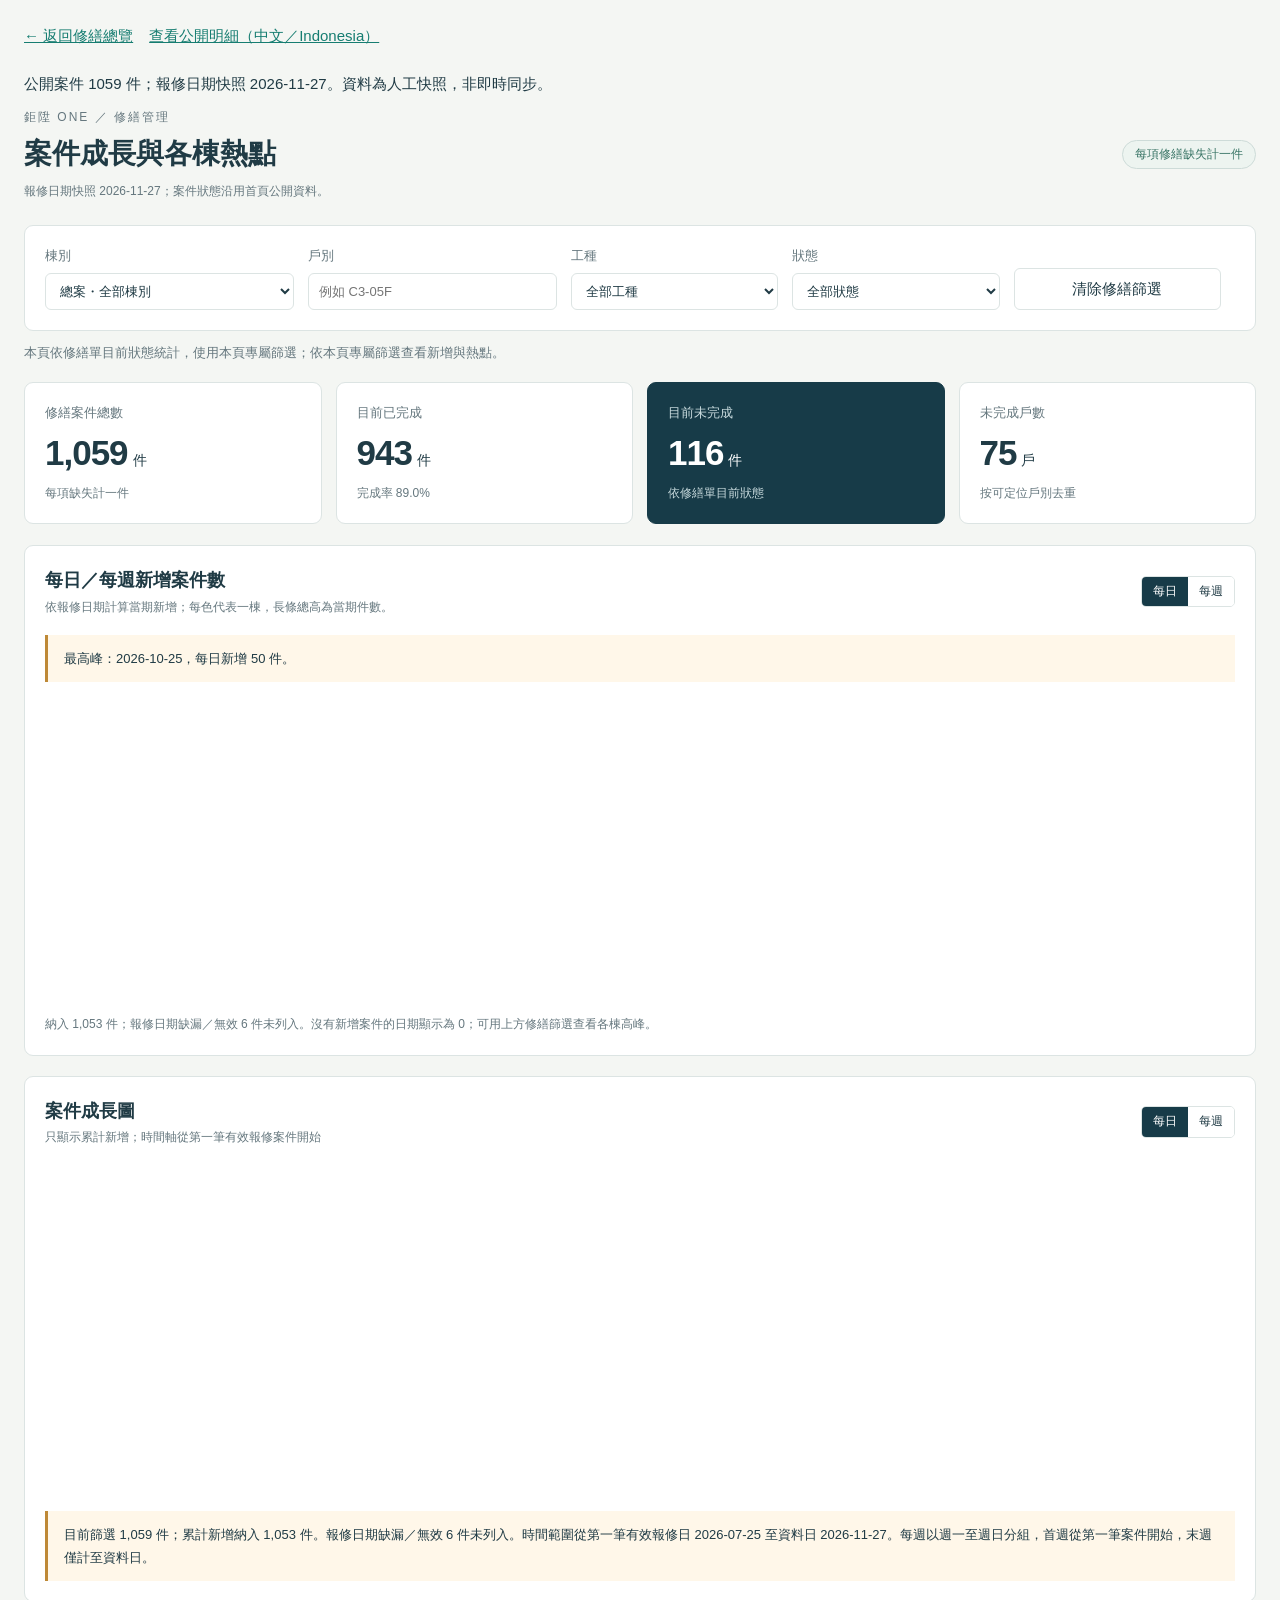
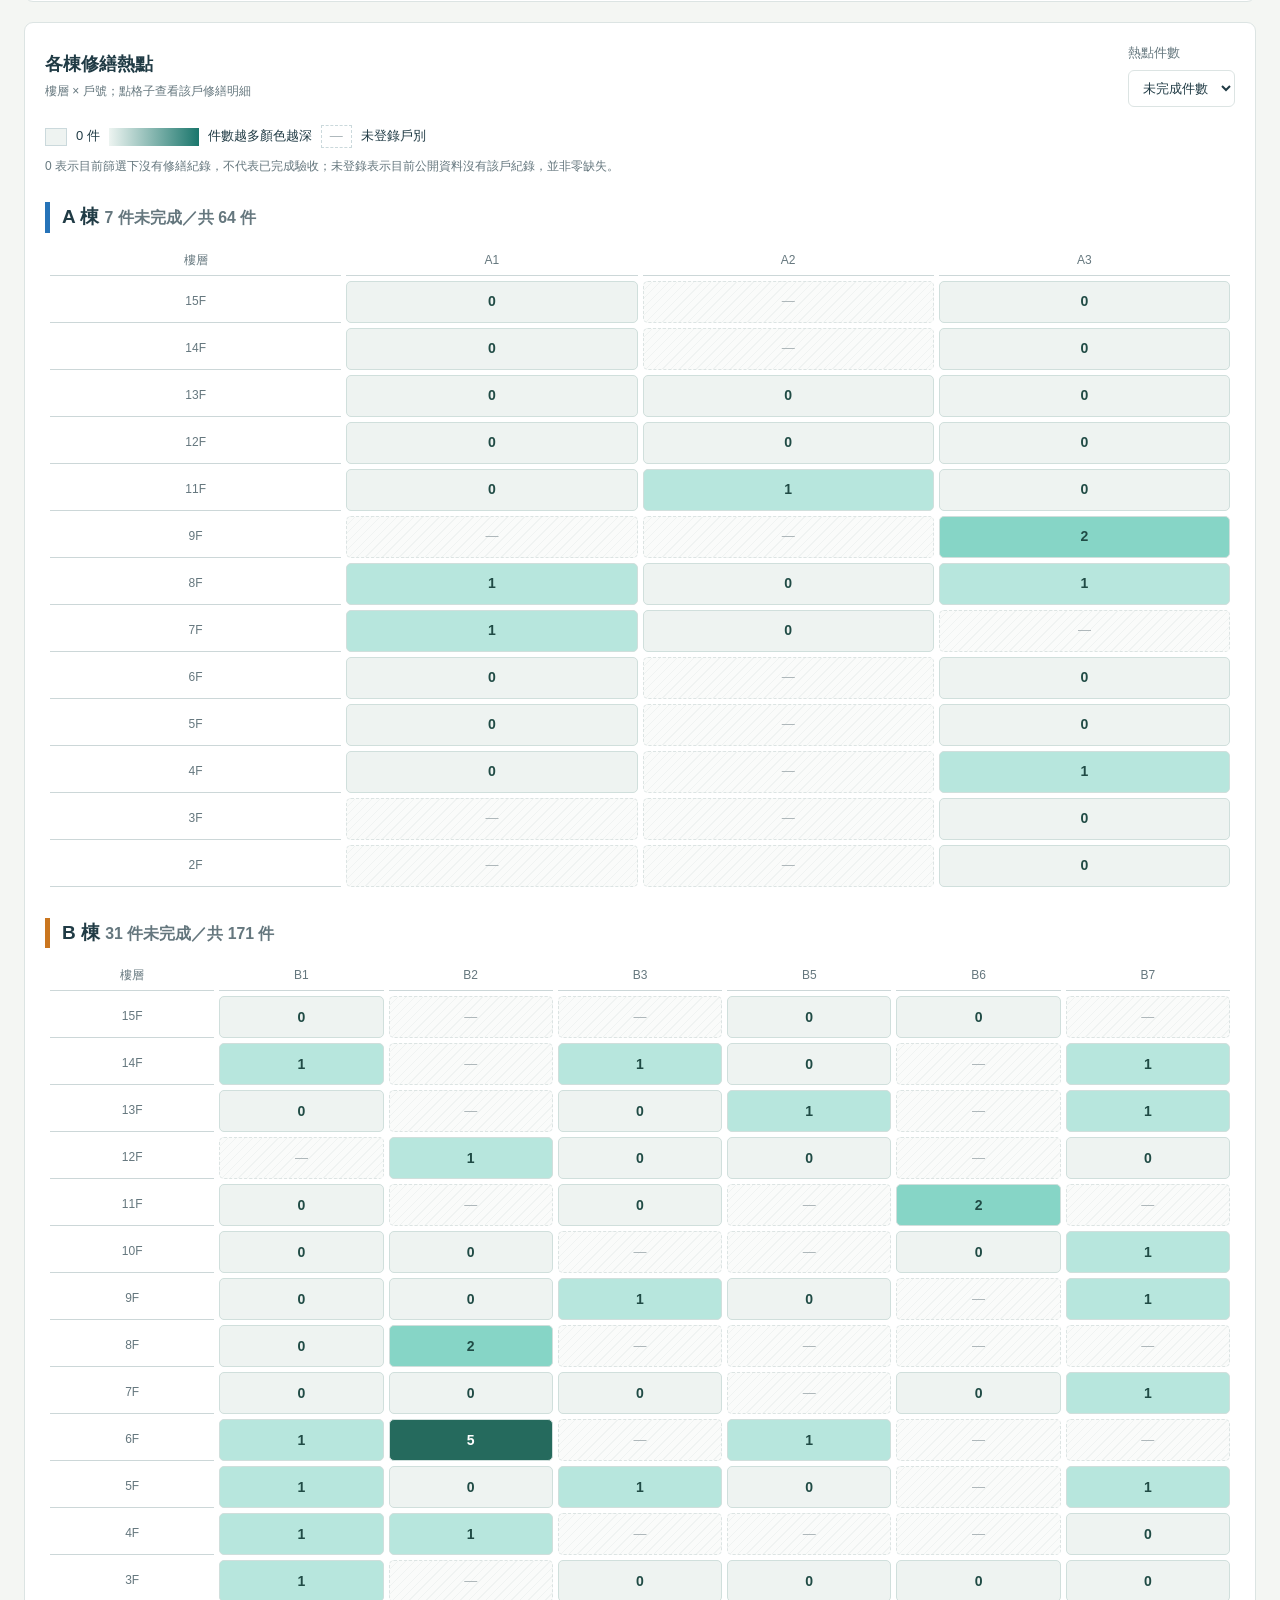
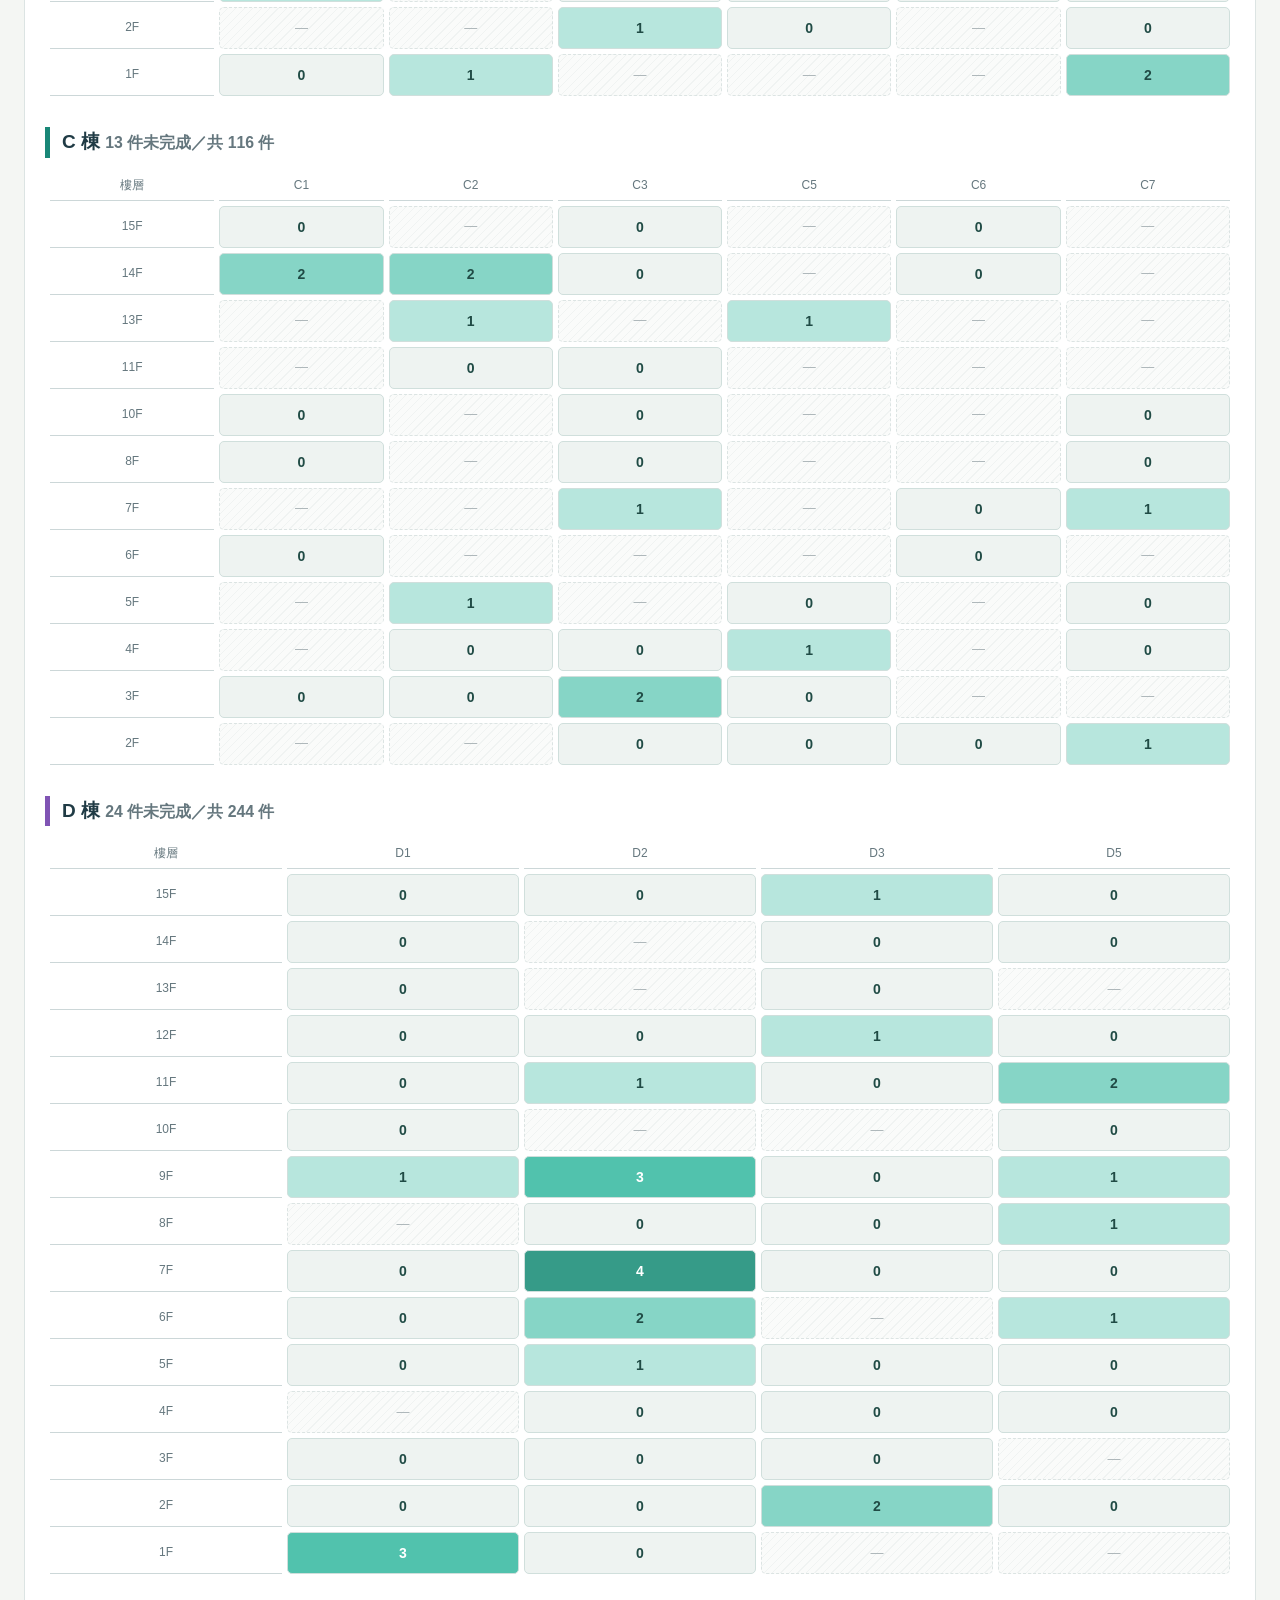
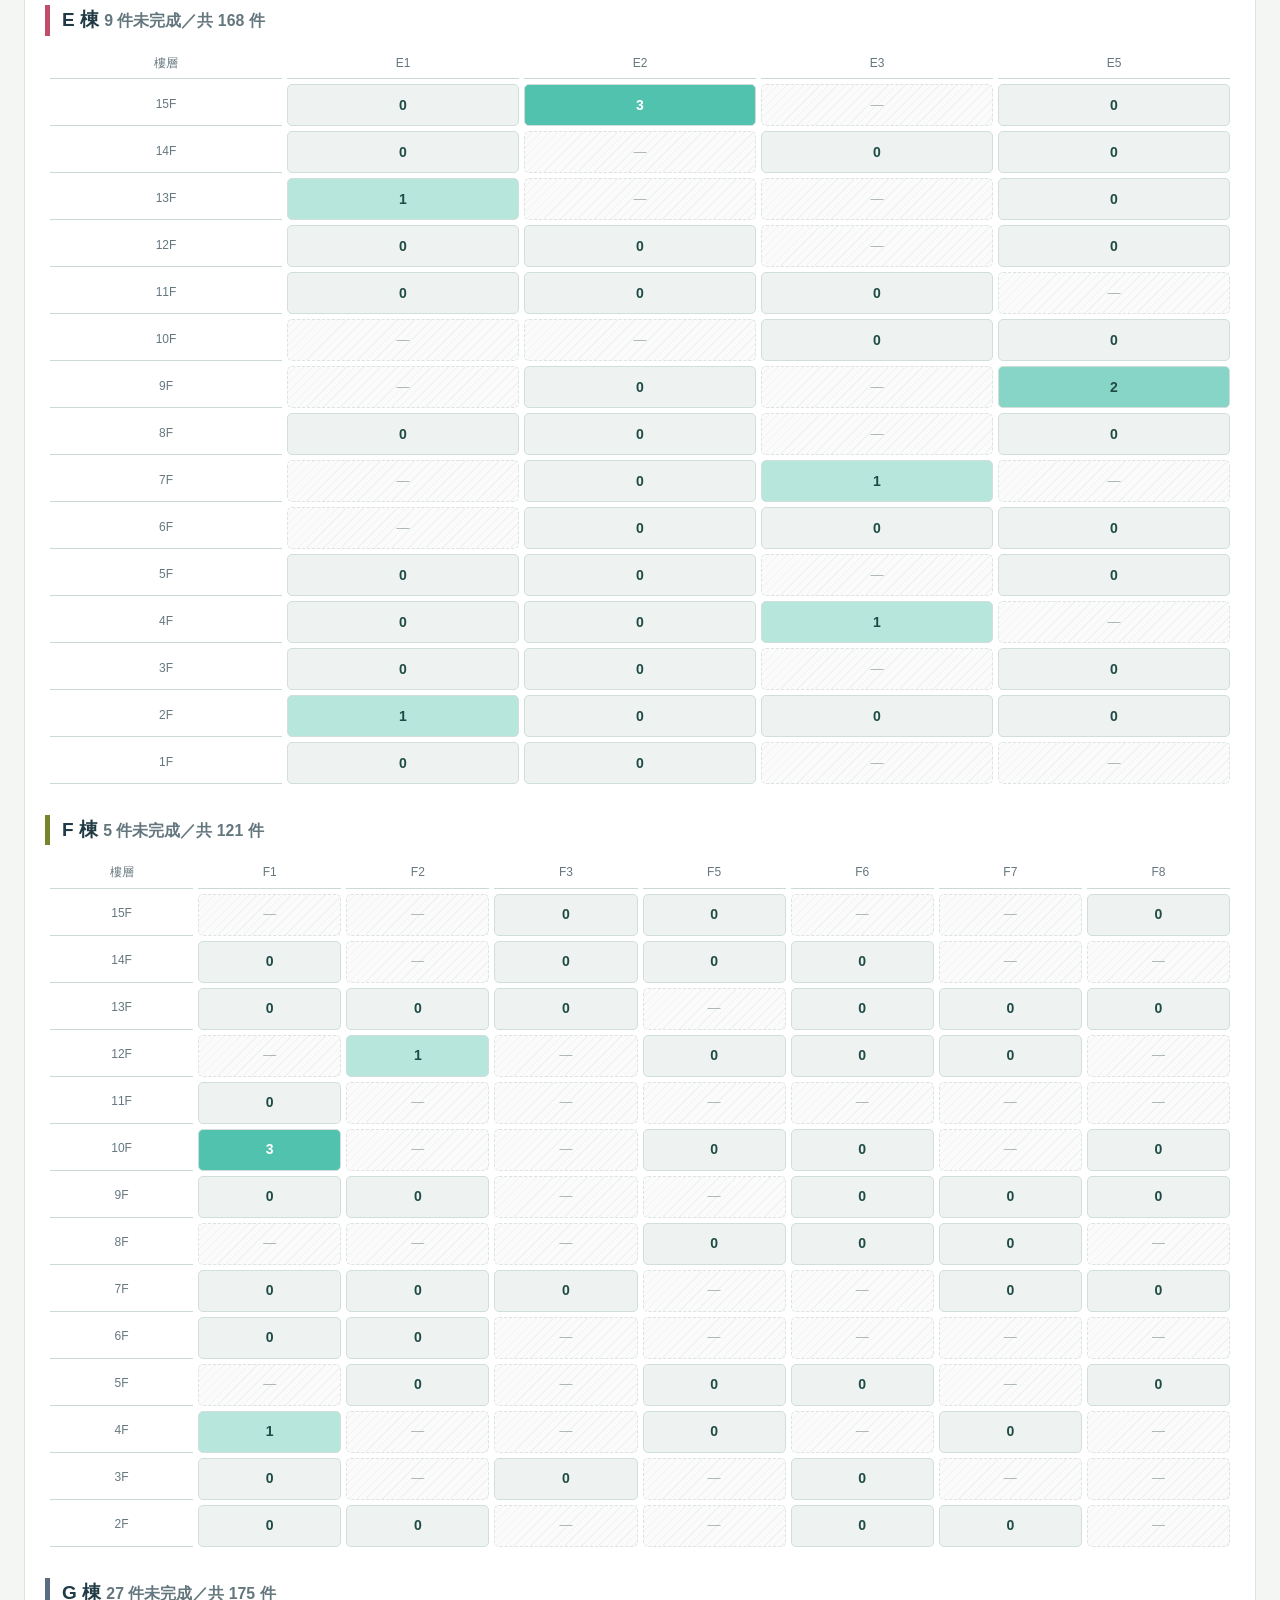
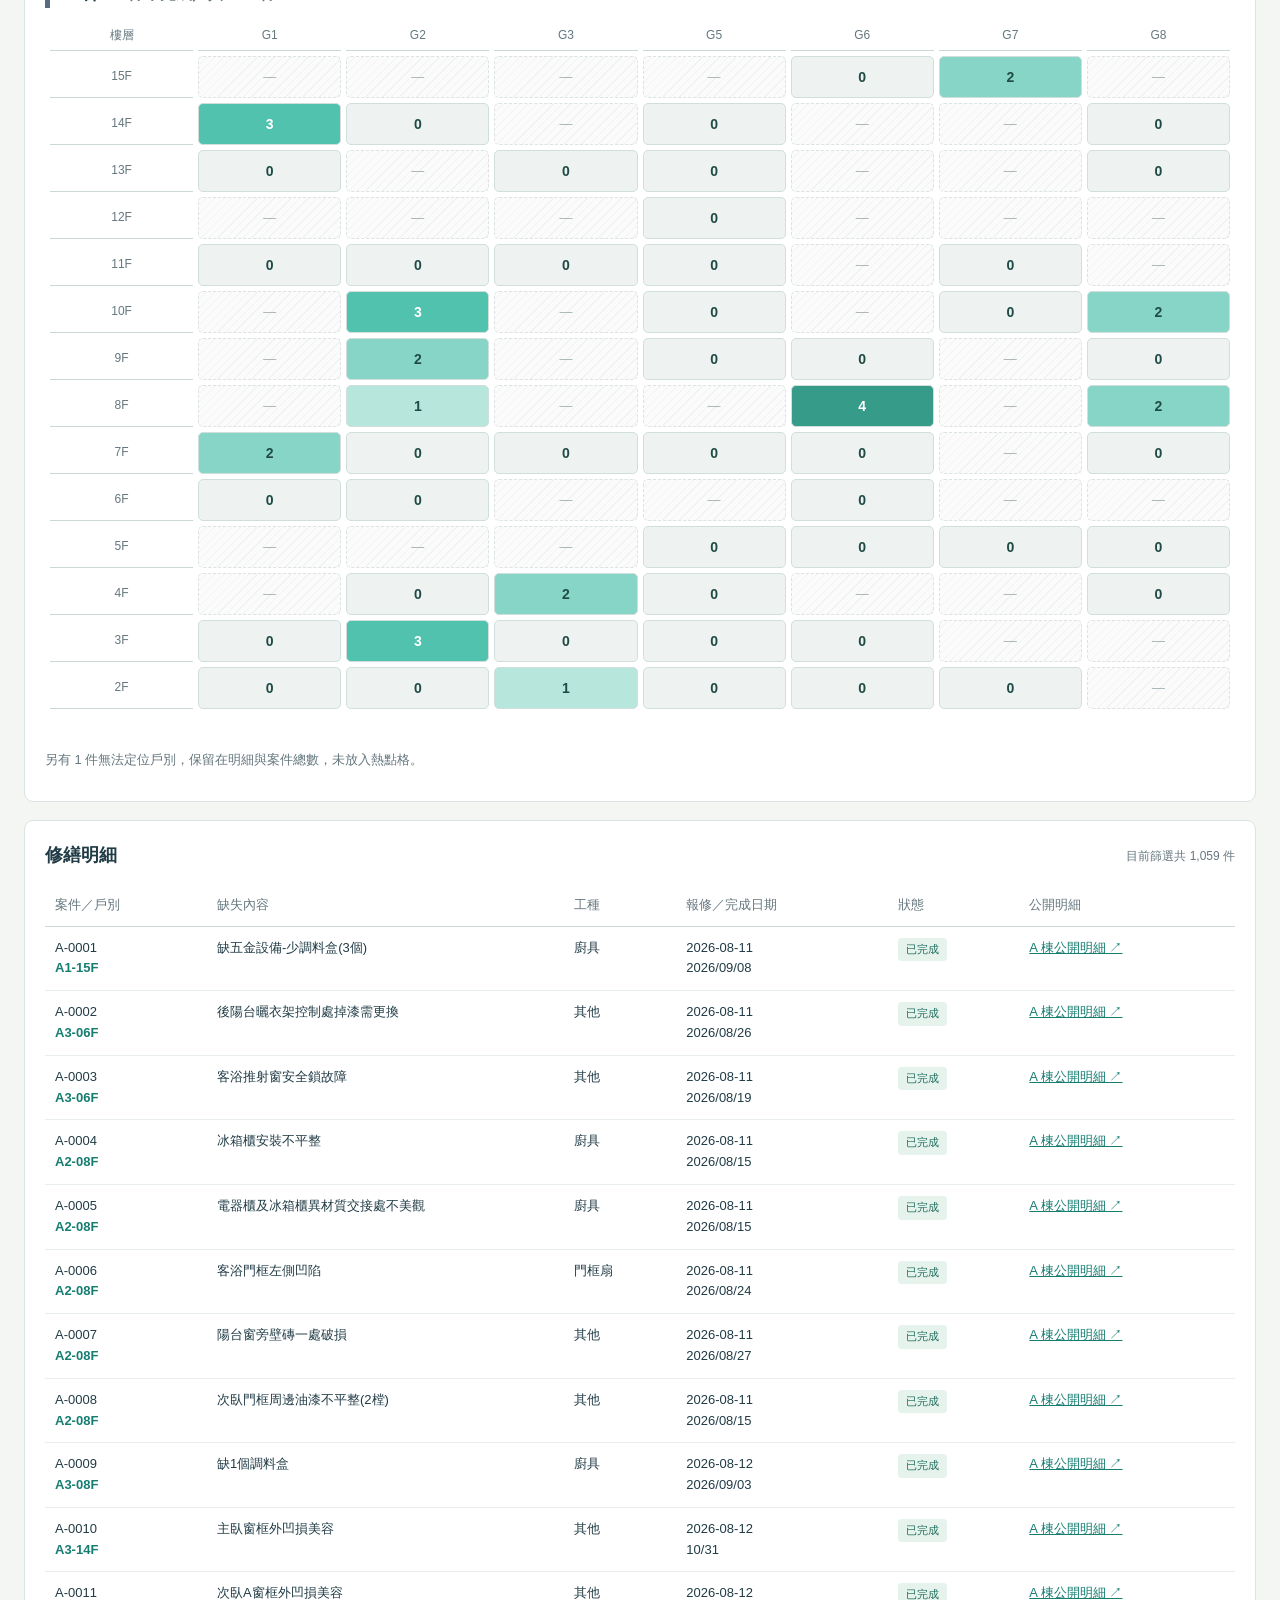
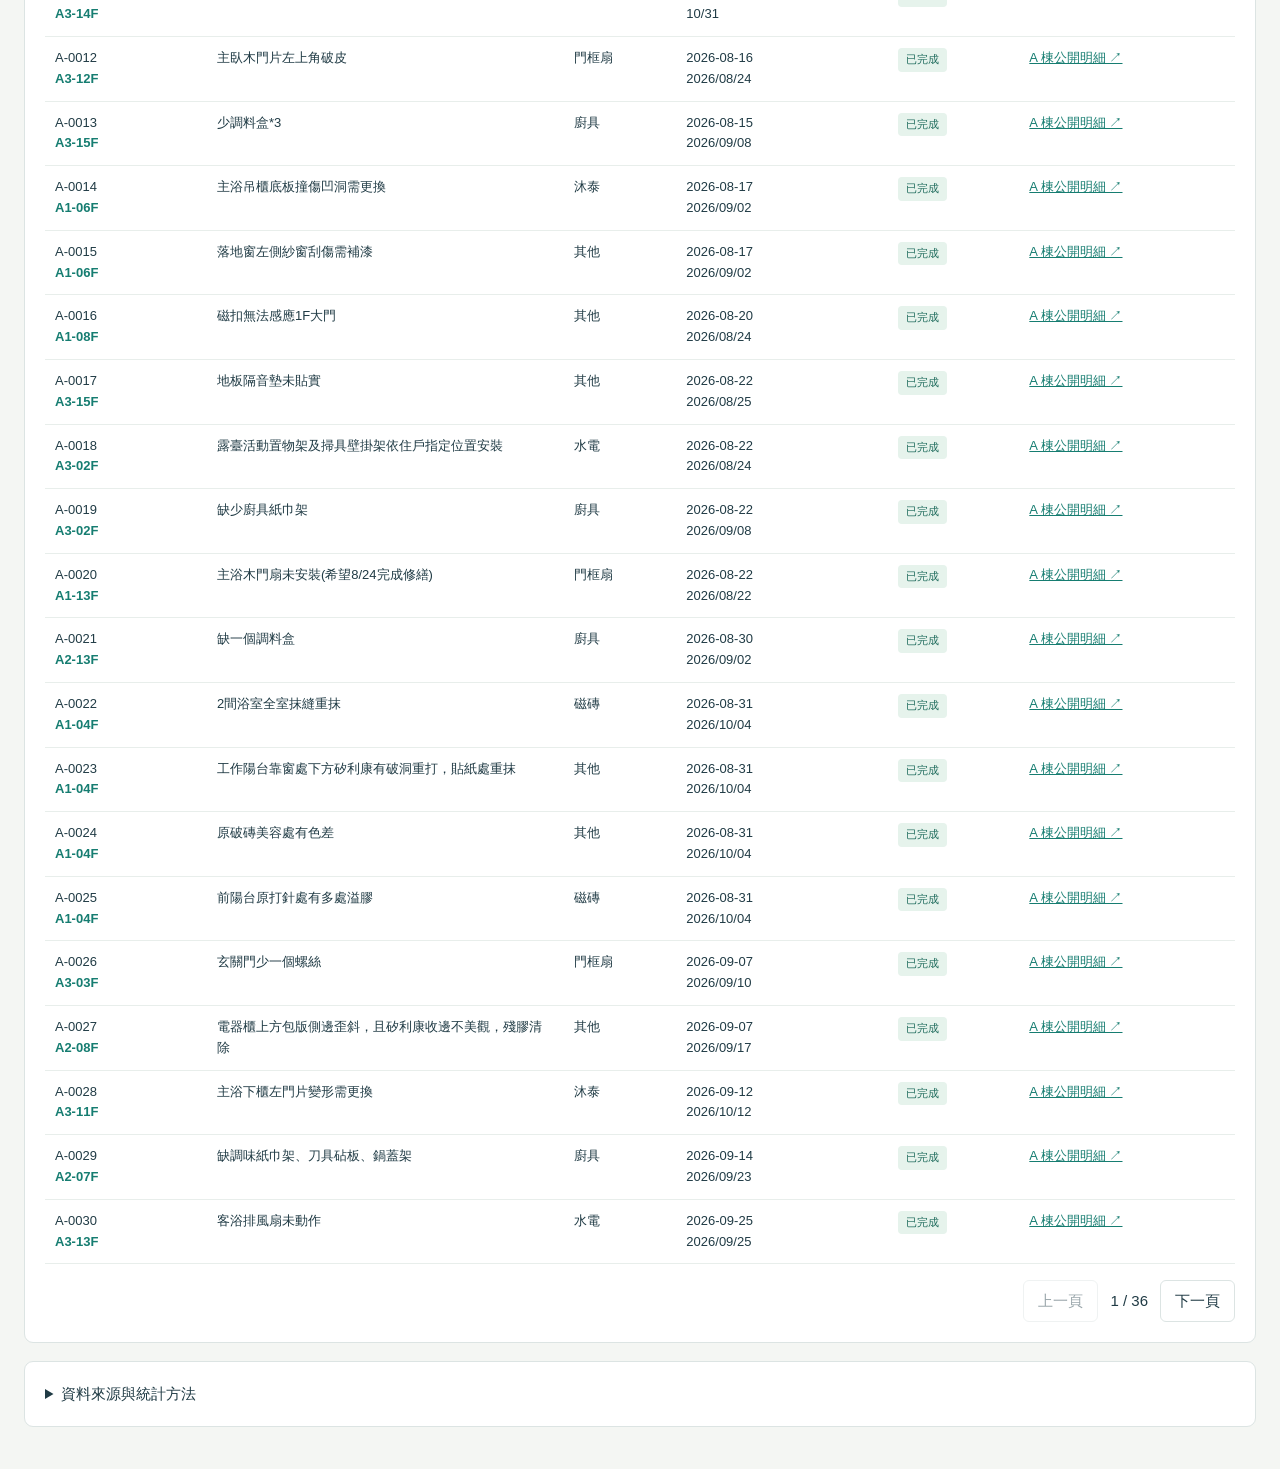
<file: insights.html>
<!doctype html><html lang="zh-Hant"><head><meta charset="utf-8"><meta name="viewport" content="width=device-width,initial-scale=1"><meta name="referrer" content="no-referrer"><meta http-equiv="Content-Security-Policy" content="default-src 'none'; connect-src 'self'; style-src 'self' 'unsafe-inline'; script-src 'self'; img-src data:; base-uri 'none'; form-action 'none'"><title>修繕案件成長與各棟熱點</title><link rel="stylesheet" href="./insights-base.css"><link rel="stylesheet" href="./insights.css"></head><body><nav class="insights-nav"><a href="./index.html">← 返回修繕總覽</a><a href="./details.html?view=all">查看公開明細（中文／Indonesia）</a></nav><p id="insights-load" role="status">正在載入公開修繕資料…</p><section id="repairs" class="view">
 <header class="repair-heading"><div><p class="eyebrow">鉅陞 ONE ／ 修繕管理</p><h2>案件成長與各棟熱點</h2><p id="repair-source-note" class="subline"></p></div><span class="pill">每項修繕缺失計一件</span></header>
 <section class="panel repair-filters" aria-label="修繕篩選">
  <label>棟別<select id="repair-building"><option value="">總案・全部棟別</option></select></label>
  <label>戶別<input id="repair-search" placeholder="例如 C3-05F" type="search"></label>
  <label>工種<select id="repair-trade"><option value="">全部工種</option></select></label>
  <label>狀態<select id="repair-status"><option value="">全部狀態</option></select></label>
  <button id="repair-clear" class="btn">清除修繕篩選</button>
 </section>
 <p class="repair-context">本頁依修繕單目前狀態統計，使用本頁專屬篩選；依本頁專屬篩選查看新增與熱點。</p>
 <div id="repair-kpis" class="cards"></div>
 <section class="panel repair-growth"><div class="panel-header"><div><h2>每日／每週新增案件數</h2><p class="subline">依報修日期計算當期新增；每色代表一棟，長條總高為當期件數。</p></div><div class="segmented"><button class="active" data-repair-peak="day">每日</button><button data-repair-peak="week">每週</button></div></div><p id="repair-peak-summary" class="repair-quality" role="status"></p><div class="repair-chart"><canvas id="repair-peak-chart" role="img" aria-label="每日或每週新增修繕案件數"></canvas></div><p id="repair-peak-note" class="subline"></p></section>
 <section class="panel repair-growth"><div class="panel-header"><div><h2>案件成長圖</h2><p class="subline">只顯示累計新增；時間軸從第一筆有效報修案件開始</p></div><div class="segmented" id="repair-period"><button class="active" data-repair-period="day">每日</button><button data-repair-period="week">每週</button></div></div><div class="repair-chart"><canvas id="repair-growth-chart" role="img" aria-label="修繕累計新增案件成長圖"></canvas></div><p id="repair-date-quality" class="repair-quality" role="status"></p></section>
 <section class="panel"><div class="panel-header"><div><h2>各棟修繕熱點</h2><p class="subline">樓層 × 戶號；點格子查看該戶修繕明細</p></div><label class="repair-mode">熱點件數<select id="repair-heat-mode"><option value="open">未完成件數</option><option value="all">全部件數</option></select></label></div><div class="repair-heat-legend"><span class="repair-swatch repair-zero"></span>0 件 <span class="repair-gradient"></span>件數越多顏色越深 <span class="repair-unregistered">—</span>未登錄戶別</div><p class="subline">0 表示目前篩選下沒有修繕紀錄，不代表已完成驗收；未登錄表示目前公開資料沒有該戶紀錄，並非零缺失。</p><div id="repair-heatmaps"></div></section>
 <section class="panel"><div class="panel-header"><h2>修繕明細</h2><p id="repair-list-summary" class="subline"></p></div><div class="tablewrap"><table class="repair-list"><thead><tr><th>案件／戶別</th><th>缺失內容</th><th>工種</th><th>報修／完成日期</th><th>狀態</th><th>公開明細</th></tr></thead><tbody id="repair-list-body"></tbody></table></div><div class="repair-pagination"><button id="repair-prev" class="btn">上一頁</button><span id="repair-page"></span><button id="repair-next" class="btn">下一頁</button></div></section>
 <details class="panel"><summary>資料來源與統計方法</summary><p>本頁使用與首頁相同的去識別公開案件資料，報修日期另按相同案件編號對應。每項缺失計一件，依原表狀態判定目前是否完成。有效報修日期列入累計新增曲線。日期缺漏不補成今天，也不由備註猜測。</p><p>未完成件數為目前狀態，與交屋完成率分開計算。成長圖呈現累計新增，不代表當日未完成案件存量。每週曲線顯示該週截至資料日的累計值。完整內容可切換至既有公開修繕明細。</p><p>報修日期快照為 2026／11／6；來源未載年份的月日依同批 2026 年資料補年。原表缺失內容空白者顯示待確認，戶別不完整者留在明細，不指定熱點格。</p><div id="repair-sources"></div></details>
 <dialog id="repair-dialog" aria-labelledby="repair-dialog-title"><div class="modalhead"><div><p class="eyebrow">戶別修繕明細</p><h2 id="repair-dialog-title"></h2></div><button id="repair-dialog-close" class="btn">關閉 ✕</button></div><div class="modalbody" id="repair-dialog-body"></div></dialog>
</section>
<script src="./repair-data.js"></script><script src="./chart.umd.min.js"></script><script src="./insights.js"></script><script src="./insights-loader.js"></script></body></html>
</file>
<file: insights-base.css>
:root{--navy:#173b48;--navy2:#244f5d;--ink:#203b45;--muted:#65777e;--line:#dce4e3;--bg:#f4f6f3;--green:#167d71;--blue:#4d7eaf;--gold:#be8937;--pale:#eef2ef;--white:#fff;--red:#a15c44}*{box-sizing:border-box}body{margin:0;background:var(--bg);color:var(--ink);font:15px/1.6 "Microsoft JhengHei","PingFang TC",Arial,sans-serif}button,input,select{font:inherit}button{cursor:pointer}button:disabled{cursor:default;opacity:.45}button,a,input,select{outline-offset:4px}button{color:inherit}a{color:var(--green)}.shell{display:grid;grid-template-columns:215px minmax(0,1fr);min-height:100vh}.sidebar{background:var(--navy);color:white;padding:30px 22px;position:sticky;top:0;height:100vh;display:flex;flex-direction:column}.brand{font-size:38px;font-weight:700;letter-spacing:3px;line-height:1.15}.brand small{display:block;font-size:13px;letter-spacing:5px;margin-bottom:8px;font-weight:400;color:#c5d5d8}.side-rule{width:32px;height:3px;background:#c8a26a;margin:24px 0}.nav{display:grid;gap:8px}.nav button{background:none;border:0;border-radius:8px;text-align:left;color:#cfdbde;padding:12px 13px}.nav button.active{background:#ffffff19;color:white;font-weight:700}.nav span{display:inline-block;width:27px;color:#a0bcc2;font-size:12px}.side-bottom{margin-top:auto;padding-top:24px;font-size:12px;color:#bdced2}.side-bottom strong{display:block;color:white;font-size:14px;margin-bottom:6px}.main{padding:28px 36px 38px;max-width:1800px;width:100%;margin:auto}.topline{display:flex;justify-content:space-between;gap:20px;align-items:center;margin-bottom:20px}.eyebrow{font-size:12px;color:var(--muted);letter-spacing:2px}.actions{display:flex;align-items:center;gap:10px}.actions label{display:flex;align-items:center;gap:8px;font-size:13px}.btn{border:1px solid var(--line);border-radius:6px;background:#fff;padding:8px 14px;white-space:nowrap}.btn.primary{background:var(--navy);border-color:var(--navy);color:white}.btn.text{border:0;background:none;color:var(--green);padding:5px 0}.hero{display:flex;align-items:end;justify-content:space-between;gap:15px;margin-bottom:23px}h1{font-size:29px;letter-spacing:.5px;line-height:1.4;margin:0 0 7px;font-weight:700}h2{font-size:18px;margin:0;font-weight:700}h3{font-size:15px;margin:0 0 10px}p{margin:0}.muted{color:var(--muted)}.small{font-size:12px}.pill{display:inline-block;border:1px solid #cddbd8;border-radius:20px;padding:4px 12px;background:#edf4f0;color:#377364;font-size:12px;white-space:nowrap}.filterbox{background:#fff;border:1px solid var(--line);border-radius:10px;padding:15px 18px;margin-bottom:16px}.filters{display:grid;grid-template-columns:repeat(4,minmax(130px,1fr)) minmax(180px,1.4fr);gap:12px}.filter label,.datefilter label{display:block;font-size:12px;color:var(--muted);margin-bottom:4px}input,select{border:1px solid #cbd6d6;border-radius:5px;padding:7px 9px;background:#fff;color:var(--ink);height:37px;min-width:0;max-width:100%;width:100%}.actions input{width:150px}.filters-extra{display:flex;align-items:end;gap:12px;flex-wrap:wrap;margin-top:11px;padding-top:12px;border-top:1px solid #edf0ee}.datefilter{width:148px}.datefilter.stage{width:190px}.filter-reset{margin-left:auto}.scope{font-size:12px;color:var(--muted);margin:8px 0 17px}.notice{background:#fff6e8;border-left:3px solid var(--gold);padding:10px 14px;font-size:13px;margin-bottom:16px}.hidden{display:none!important}.cards{display:grid;grid-template-columns:repeat(4,minmax(0,1fr));gap:14px;margin-bottom:21px}.card{background:#fff;border:1px solid var(--line);border-radius:9px;padding:20px;text-align:left;position:relative}.card.main-card{background:var(--navy);color:#fff;border-color:var(--navy)}.card-label{font-size:13px;color:var(--muted);margin-bottom:9px}.main-card .card-label,.main-card .card-foot{color:#c8dadd}.metric{font:700 35px/1.15 Arial,sans-serif;letter-spacing:-1px}.metric small{font-size:14px;letter-spacing:0;font-weight:400;margin-left:5px}.card-foot{font-size:12px;color:var(--muted);margin-top:11px}.meter{height:4px;background:#e7edeb;border-radius:8px;margin-top:15px;overflow:hidden}.meter div{height:100%;background:var(--green)}.main-card .meter{background:#ffffff24}.main-card .meter div{background:#91c6b6}.charts{display:grid;grid-template-columns:1.15fr 1fr;gap:18px}.panel{background:white;border:1px solid var(--line);border-radius:9px;padding:20px;margin-bottom:18px;min-width:0}.panel-header{display:flex;justify-content:space-between;align-items:center;gap:14px;margin-bottom:15px}.chartbox{position:relative;height:290px}.chartbox canvas{max-width:100%}.segmented{display:flex;border:1px solid var(--line);border-radius:5px;overflow:hidden;flex-shrink:0}.segmented button{border:0;padding:5px 11px;background:white;font-size:12px}.segmented button.active{background:var(--navy);color:white}.subline{font-size:12px;color:var(--muted);margin-top:3px}.bottom-grid{display:grid;grid-template-columns:1fr 1.15fr;gap:18px}.summary-line{display:flex;align-items:center;justify-content:space-between;border-bottom:1px solid #e9eeeb;padding:11px 0;gap:14px}.summary-line:last-child{border-bottom:0}.summary-line strong{font-size:23px;color:var(--navy)}.empty{text-align:center;padding:34px 15px;color:var(--muted);font-size:14px}.legend{display:flex;gap:16px;flex-wrap:wrap;font-size:12px;margin-top:10px}.dot{width:9px;height:9px;display:inline-block;border-radius:50%;margin-right:5px}.green{background:var(--green)}.gold{background:var(--gold)}.gray{background:#b5c3c7}.tablewrap{overflow:auto}table{width:100%;border-collapse:collapse;font-size:13px}th{font-weight:400;color:var(--muted);text-align:left;padding:10px;border-bottom:1px solid #ccd7d8;white-space:nowrap}td{padding:11px 10px;border-bottom:1px solid #e8eeeb;vertical-align:top}tbody tr:hover{background:#f7f9f6}td.num,th.num{text-align:right;font-variant-numeric:tabular-nums}.unit-link{border:0;background:transparent;color:var(--green);font-weight:700;padding:0;text-align:left}.badge{display:inline-block;padding:3px 8px;border-radius:4px;font-size:11px;white-space:nowrap;background:#eef2f2;color:#5c717a}.badge.done{color:#216d5e;background:#e6f3ec}.badge.wait{color:#92631c;background:#fff2d9}.badge.special{color:#565895;background:#eeedfb}.source-color{display:inline-block;width:10px;height:18px;border:1px solid #b9c8cc;border-radius:2px;vertical-align:middle;margin-right:7px}.pagination{display:flex;align-items:center;justify-content:end;gap:13px;padding-top:16px;font-size:13px}.tabline{display:flex;align-items:center;gap:12px;flex-wrap:wrap}.count-label{color:var(--muted);font-size:13px}.sortbtn{border:0;background:transparent;padding:0;font-size:13px;color:var(--muted)}.calendar-tools{display:flex;align-items:center;gap:9px;flex-wrap:wrap}.calendar-tools input{width:154px}.week{display:grid;grid-template-columns:repeat(7,minmax(0,1fr));gap:8px}.day{background:#f6f8f5;border:1px solid #e2e9e5;border-radius:7px;overflow:hidden;min-width:0}.dayhead{padding:10px 8px;background:#ecf0ed;display:flex;justify-content:space-between;align-items:center;font-size:13px;border-bottom:1px solid var(--line)}.dayhead.selected{background:var(--navy);color:white}.slot{padding:8px;border-bottom:1px solid #e1e8e2}.slot h4{font-size:11px;color:var(--muted);margin:0 0 6px;font-weight:400}.appointment{display:block;background:white;border:1px solid #dce5df;border-left:4px solid var(--green);border-radius:4px;padding:7px;width:100%;text-align:left;margin:0 0 6px}.appointment b{font-size:12px}.appointment small{display:block;font-size:10px;color:var(--muted);overflow-wrap:anywhere}.day-empty{padding:18px 7px;font-size:11px;color:var(--muted);text-align:center}.week.daymode{grid-template-columns:1fr}.daymode .daybody{display:grid;grid-template-columns:repeat(4,minmax(0,1fr))}.daymode .appointment b{font-size:14px}.daymode .appointment small{font-size:12px}.rules-grid{display:grid;grid-template-columns:1fr 1fr;gap:20px}.rule-item{padding:15px 0;border-bottom:1px solid var(--line)}.rule-item p{font-size:13px;color:var(--muted);margin-top:5px}.footer{font-size:11px;color:var(--muted);margin-top:8px;overflow-wrap:anywhere}dialog{border:0;border-radius:12px;padding:0;width:min(820px,94vw);max-height:90vh;box-shadow:0 30px 90px #1239;color:var(--ink)}dialog::backdrop{background:#122e40a0}.modalhead{padding:22px 26px;border-bottom:1px solid var(--line);display:flex;justify-content:space-between;align-items:center;background:#f7f9f6;position:sticky;top:0;z-index:1}.modalbody{padding:22px 26px}.modalhead h2{font-size:24px}.close{border:1px solid var(--line);background:white;border-radius:6px;padding:5px 12px}.basis{background:#f0f5f1;padding:14px;border-radius:6px;font-size:13px;margin:16px 0}.timeline{border-left:2px solid #d5e1dc;margin-left:6px;padding-left:22px}.event{position:relative;padding:0 0 24px}.event:before{content:"";position:absolute;width:10px;height:10px;background:var(--green);border:3px solid white;border-radius:50%;left:-29px;top:5px}.event.focus{background:#fff8e9;padding:12px;border-radius:6px}.event-top{display:flex;justify-content:space-between;gap:10px;flex-wrap:wrap}.note{white-space:pre-wrap;font-size:13px;margin-top:7px;overflow-wrap:anywhere}.contact{background:#f3f5f3;padding:10px 12px;border-radius:5px;margin:8px 0 15px;font-size:13px}.print-only{display:none}.view{min-width:0}.rate-table{margin-top:15px}th button:focus-visible{outline:2px solid var(--green)}
@media(min-width:1500px){.main{padding:35px 45px}.chartbox{height:320px}}
@media(max-width:1150px){.shell{grid-template-columns:175px minmax(0,1fr)}.sidebar{padding:24px 16px}.main{padding:23px}.filters{grid-template-columns:repeat(3,minmax(0,1fr))}.cards{gap:10px}.card{padding:16px}.metric{font-size:30px}.charts,.bottom-grid{grid-template-columns:1fr}.week{grid-template-columns:repeat(4,minmax(0,1fr))}}
@media(max-width:760px){.shell{display:block}.sidebar{position:static;height:auto;padding:16px 18px;display:block}.brand{font-size:23px;display:inline-block}.brand small{display:inline;font-size:12px;letter-spacing:2px;margin-right:9px}.side-rule,.side-bottom{display:none}.nav{display:flex;gap:4px;margin-top:12px;overflow:auto}.nav button{padding:8px 10px;white-space:nowrap;font-size:13px}.nav span{display:none}.main{padding:19px 15px}.topline{align-items:start;gap:10px;flex-wrap:wrap}.eyebrow{font-size:10px}.actions{flex-wrap:wrap;width:100%;justify-content:space-between}.actions input{width:145px}h1{font-size:24px}.hero{display:block}.hero .pill{margin-top:10px}.filters{grid-template-columns:repeat(2,minmax(0,1fr));gap:10px}.filter:last-child{grid-column:1/-1}.filterbox{padding:13px}.datefilter{width:calc(50% - 7px)}.datefilter.stage{width:calc(60% - 7px)}.filter-reset{padding:7px 10px}.cards{grid-template-columns:repeat(2,minmax(0,1fr))}.card{padding:15px}.metric{font-size:28px}.card-label{font-size:12px}.card-foot{font-size:11px}.panel{padding:15px}.chartbox{height:265px}.week{grid-template-columns:1fr}.daybody{display:grid;grid-template-columns:repeat(2,minmax(0,1fr))}.daymode .daybody{grid-template-columns:1fr 1fr}.appointment b{font-size:14px}.appointment small{font-size:12px}.rules-grid{grid-template-columns:1fr}.panel-header{align-items:start;flex-wrap:wrap}.modalhead,.modalbody{padding:18px}.scope{font-size:11px}.footer{font-size:10px}}
@media print{@page{size:A4 landscape;margin:12mm}body{background:white;font-size:11px;-webkit-print-color-adjust:exact;print-color-adjust:exact}.shell{display:block}.sidebar,.topline,.filterbox,.no-print,.view,.footer,dialog{display:none!important}.main{padding:0;max-width:none}#overview{display:block!important}.hero{margin-bottom:12px}h1{font-size:23px}.hero p{font-size:12px}.scope{font-size:11px}.print-only{display:block}.cards{grid-template-columns:repeat(4,1fr);gap:10px;margin-bottom:12px}.card{padding:12px;break-inside:avoid}.metric{font-size:26px}.charts{grid-template-columns:1.1fr 1fr;gap:14px}.panel{padding:13px;margin-bottom:12px;break-inside:avoid}.chartbox{height:215px!important}.bottom-grid{display:none}.rate-table{font-size:11px}.print-rules{font-size:10px;color:#56696f;margin-top:12px}.hero .pill{font-size:10px}.segmented{display:none}.notice{padding:5px}.legend{font-size:10px}.scope{margin-bottom:10px}.charts .subline{font-size:10px}.rate-table td,.rate-table th{padding:5px 8px}}
@media print{.hero{margin-bottom:7px}.hero h1{font-size:21px;margin-bottom:3px}.scope{margin:5px 0 9px;font-size:10px}.card{padding:10px}.card-label{margin-bottom:5px;font-size:11px}.card-foot{margin-top:6px;font-size:10px}.meter{margin-top:8px}.chartbox{height:165px!important}.panel-header{margin-bottom:7px}.panel h2{font-size:14px}.panel{padding:10px}.rate-table{margin-top:4px}.rate-table td,.rate-table th{padding:4px 8px;font-size:10px}.legend{margin-top:6px}.print-rules{margin-top:4px;font-size:9px}}
@media print{.tablewrap{overflow:visible}.rate-table .panel-header{margin-bottom:3px}.rate-table td,.rate-table th{padding:3px 6px}.rate-table .count-label{font-size:10px}}
@media print{body{line-height:1.3}.chartbox{height:150px!important}}

.growth-kpis{display:flex;gap:32px;flex-wrap:wrap}.growth-kpis b{font-size:24px;font-variant-numeric:tabular-nums;margin-right:5px}.growth-kpis span{font-size:12px;color:var(--muted)}.growth-grid{display:grid;grid-template-columns:repeat(2,minmax(0,1fr));gap:0 18px}.growth-chart{height:240px;position:relative}.growth-total .growth-chart{height:300px}.growth-value{font-size:22px;font-weight:700;color:var(--green);font-variant-numeric:tabular-nums}.growth-value small{font-size:12px;color:var(--muted);font-weight:400}.growth-foot{margin-bottom:18px}.growth-empty{padding:40px;text-align:center;color:var(--muted)}
@media(max-width:760px){.growth-grid{grid-template-columns:1fr}.growth-kpis{gap:18px}.growth-kpis b{font-size:21px}.growth-total .growth-chart{height:240px}.growth-chart{height:210px}.growth-value{font-size:20px}}
@media print{body.print-growth #overview{display:none!important}body.print-growth #growth{display:block!important}.growth-grid{grid-template-columns:repeat(2,minmax(0,1fr));gap:0 12px}.growth-grid .panel{break-inside:avoid}.growth-chart{height:135px!important}.growth-total .growth-chart{height:180px!important}.growth-kpis{gap:24px}.growth-kpis b{font-size:20px}.growth-value{font-size:18px}.growth-foot{font-size:9px}.growth-kpis span{font-size:10px}#growth .scope{font-size:10px}}

.pie-grid{display:grid;grid-template-columns:repeat(4,minmax(0,1fr));gap:14px;margin:18px 0 22px}.pie-card{border:1px solid var(--line);border-radius:8px;padding:14px;min-width:0}.pie-heading{display:flex;justify-content:space-between;align-items:start;gap:8px}.pie-heading h3{font-size:14px;margin:0}.pie-heading>b{color:var(--green);font:700 19px Arial,sans-serif}.pie-canvas{position:relative;height:150px;margin:10px 0}.pie-count{text-align:center;font-size:12px;color:var(--muted)}.pie-count b{font-size:19px;color:var(--ink)}.pie-breakdown{display:flex;justify-content:center;gap:6px 12px;flex-wrap:wrap;margin-top:8px;font-size:10px;color:var(--muted)}.pie-empty{position:absolute;inset:0;display:grid;place-items:center;color:var(--muted)}
@media(max-width:1150px){.pie-grid{grid-template-columns:repeat(2,minmax(0,1fr))}}
@media(max-width:760px){.pie-card{padding:10px}.pie-grid{gap:9px}.pie-heading{flex-wrap:wrap;gap:4px}.pie-heading>b{font-size:17px}.pie-canvas{height:135px}.pie-count{font-size:11px}.pie-count b{font-size:17px}}
@media print{.pie-grid,.pie-caption,.pie-legend{display:none!important}body.print-pies #overview>.cards,body.print-pies #overview>.charts,body.print-pies #overview>.bottom-grid,body.print-pies #overview>.print-rules{display:none!important}body.print-pies .pie-grid{display:grid!important;grid-template-columns:repeat(4,minmax(0,1fr));gap:10px;margin:10px 0}body.print-pies .pie-legend,body.print-pies .pie-caption{display:flex!important}body.print-pies .rate-table>.tablewrap{display:none}body.print-pies .pie-card{padding:10px;break-inside:avoid}body.print-pies .pie-canvas{height:130px!important}body.print-pies .pie-heading>b{font-size:17px}body.print-pies .rate-table{break-inside:auto}body.print-pies .pie-breakdown{font-size:9px}}

body{padding:24px;max-width:1400px;margin:auto}.insights-nav{display:flex;gap:16px;flex-wrap:wrap;margin-bottom:24px}#repairs{display:block}.insights-warning{padding:14px;background:#fff5e6;margin:12px 0}@media(max-width:600px){body{padding:14px}}
</file>
<file: insights.css>
.repair-heading{display:flex;align-items:center;justify-content:space-between;gap:18px;margin:12px 0 24px}.repair-heading h2{font-size:28px;margin:5px 0}.repair-filters{display:grid;grid-template-columns:1.2fr 1.2fr 1fr 1fr 1fr auto;gap:14px;align-items:end;margin-bottom:12px}.repair-filters label,.repair-mode{display:grid;gap:6px;font-size:13px;color:var(--muted)}.repair-filters input,.repair-filters select,.repair-mode select{min-width:0;width:100%;border:1px solid var(--line);border-radius:6px;background:white;color:var(--ink);padding:9px 10px}.repair-context{font-size:13px;color:var(--muted);margin:0 0 18px}.repair-chart{position:relative;height:330px}.repair-quality{font-size:13px;line-height:1.8;background:#fff7e9;border-left:3px solid var(--gold);padding:12px 16px;margin-top:18px;white-space:pre-line}.repair-growth{margin:20px 0}.repair-heat-legend{display:flex;flex-wrap:wrap;align-items:center;gap:9px;font-size:13px;margin:18px 0 9px}.repair-swatch{width:22px;height:18px;border:1px solid #cbd9dc;display:inline-block}.repair-zero{background:#eef3f1}.repair-gradient{display:inline-block;width:90px;height:18px;background:linear-gradient(90deg,#edf4f1,#1a766c)}.repair-unregistered{border:1px dashed #cbd9dc;padding:0 8px;color:#a3afb3}.repair-heat-block{margin:26px 0}.repair-heat-block h3{font-size:19px;border-left:5px solid var(--repair-building-color);padding-left:12px;margin-bottom:8px}.repair-heat-table{border-collapse:separate;border-spacing:5px;min-width:470px;table-layout:fixed;width:100%}.repair-heat-table th{text-align:center;background:none;font-weight:400;font-size:12px;color:var(--muted);padding:5px}.repair-heat-table td{padding:0;border:0;text-align:center}.repair-heat-table button{width:100%;min-height:42px;border:1px solid #d0dfdc;border-radius:5px;font-size:14px;font-weight:700}.repair-heat-table button:hover,.repair-heat-table button:focus-visible{outline:2px solid var(--navy);outline-offset:1px}.repair-heat-table .repair-no-unit{background:repeating-linear-gradient(135deg,#fafbfa,#fafbfa 5px,#f0f3f2 5px,#f0f3f2 6px);border:1px dashed #dce4e3;color:#a4afb2;border-radius:5px;min-height:42px;display:grid;place-items:center}.repair-list{min-width:820px;font-size:13px}.repair-list td{white-space:normal;vertical-align:top;overflow-wrap:anywhere}.repair-list th:nth-child(2){width:30%}.repair-list a,.repair-case a{color:var(--green)}.repair-pagination{display:flex;align-items:center;justify-content:flex-end;gap:12px;margin-top:16px}.repair-case{border-bottom:1px solid var(--line);padding:16px 0}.repair-case p{white-space:pre-line;line-height:1.7;margin:8px 0}.repair-empty{padding:30px;text-align:center;color:var(--muted)}.repair-unit-summary{padding:16px;background:#eef4f1;border-radius:7px;margin-bottom:18px}.repair-unknown-unit{font-size:13px;color:var(--muted);padding:10px 0}#repair-dialog{max-width:850px;width:calc(100% - 30px)}#repair-sources p{margin:8px 0;font-size:13px}@media(max-width:1050px){.repair-filters{grid-template-columns:repeat(3,minmax(0,1fr))}}@media(max-width:650px){.repair-heading{display:block}.repair-heading .pill{display:inline-block;margin-top:10px}.repair-filters{grid-template-columns:repeat(2,minmax(0,1fr));gap:12px}.repair-filters button{grid-column:1/-1}.repair-chart{height:280px}.repair-heat-table{min-width:480px}.repair-pagination{justify-content:center}.repair-heading h2{font-size:24px}.repair-heat-table button{min-height:44px}.repair-heat-block{margin:24px 0}}@media print{#repairs .repair-filters,#repairs .repair-pagination,#repair-period{display:none}.repair-heat-table{min-width:0}.repair-heat-block{break-inside:avoid}.repair-chart{height:250px}.repair-list{min-width:0}.repair-quality{background:white}.repair-heat-table button{print-color-adjust:exact;-webkit-print-color-adjust:exact}}
</file>
